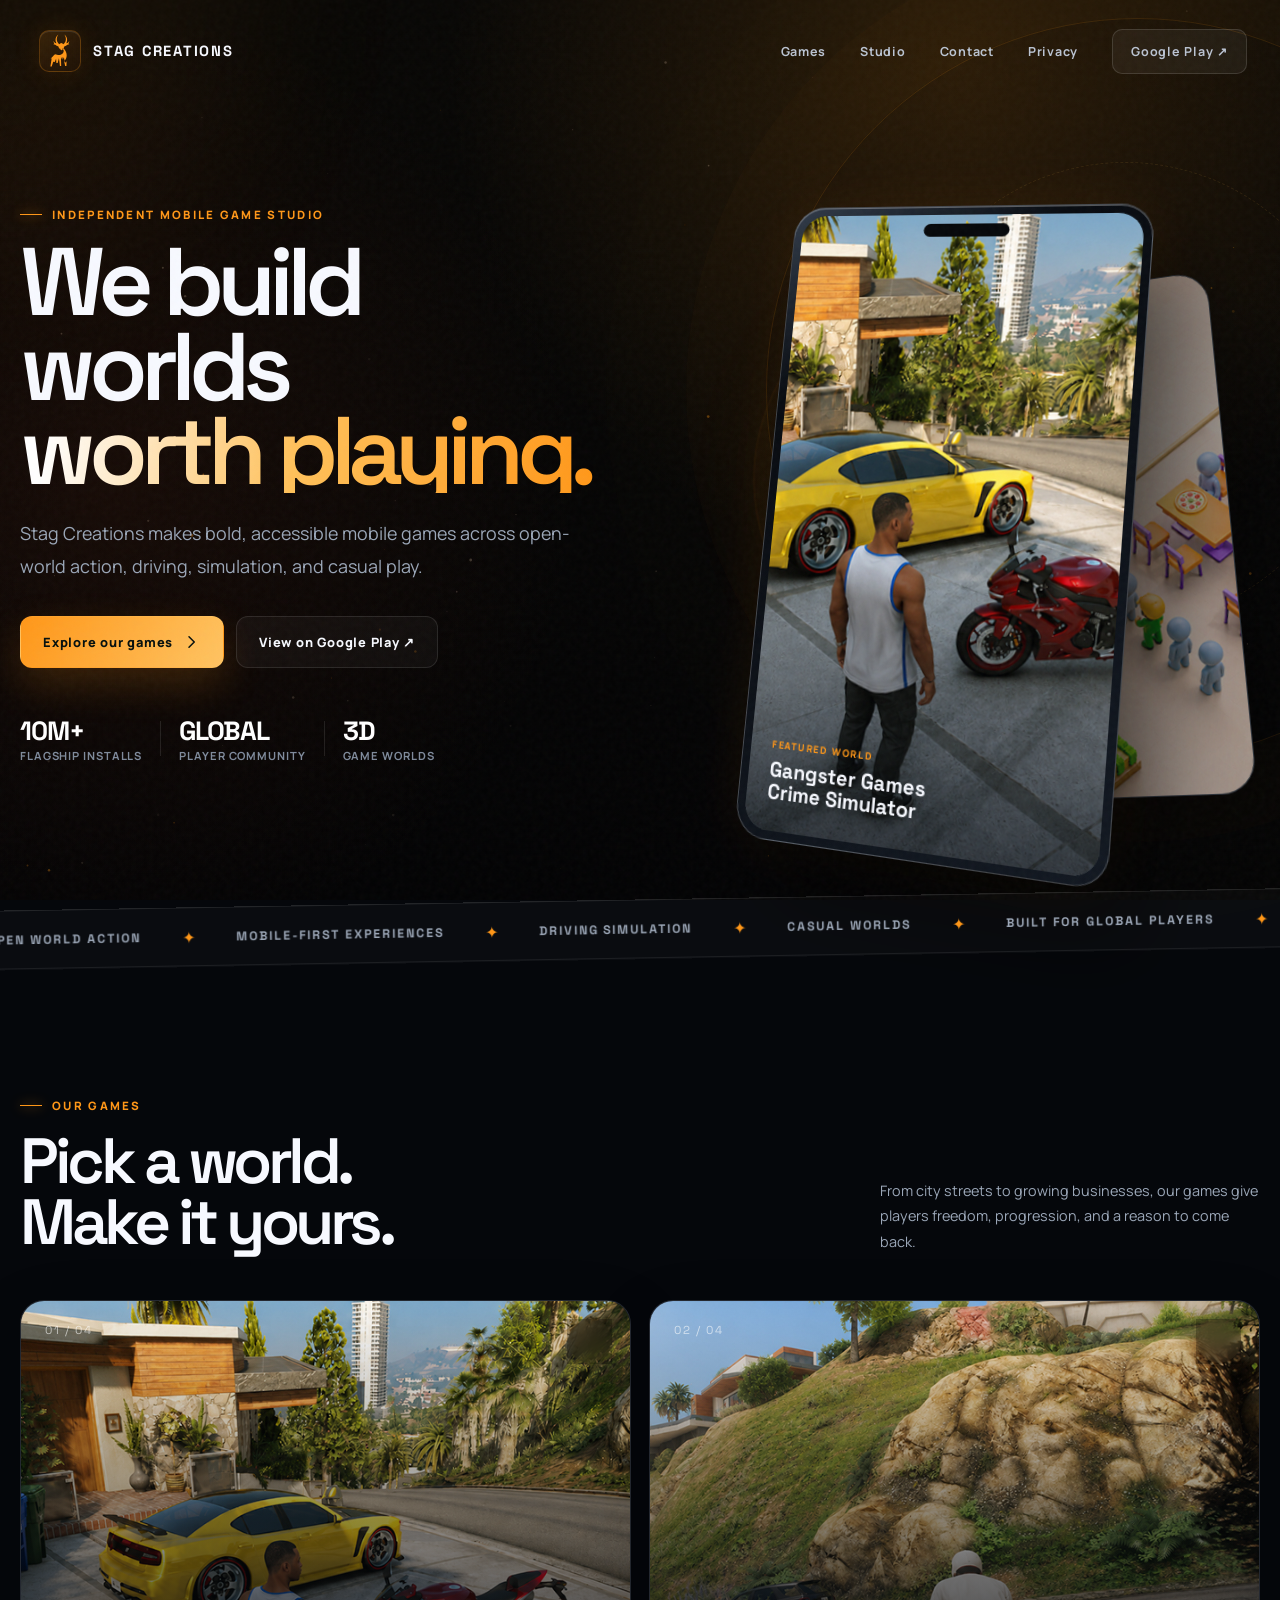
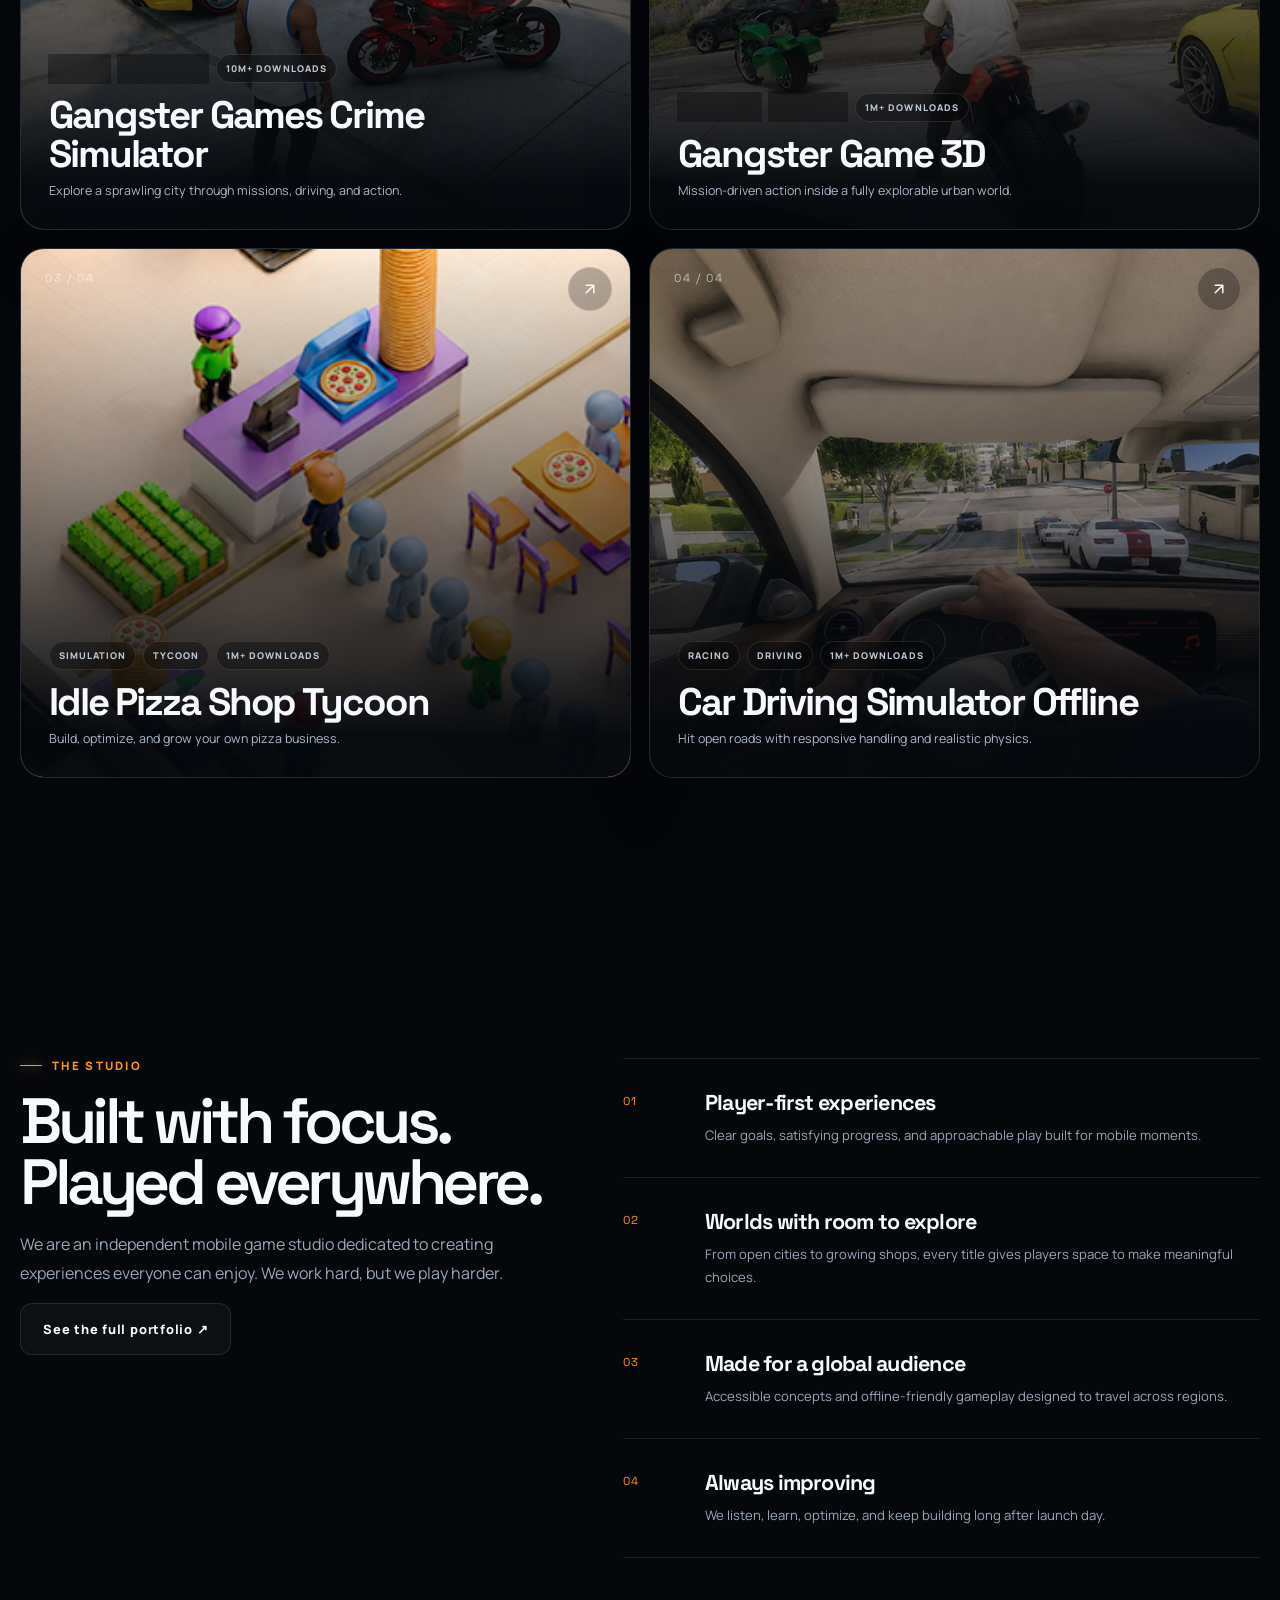
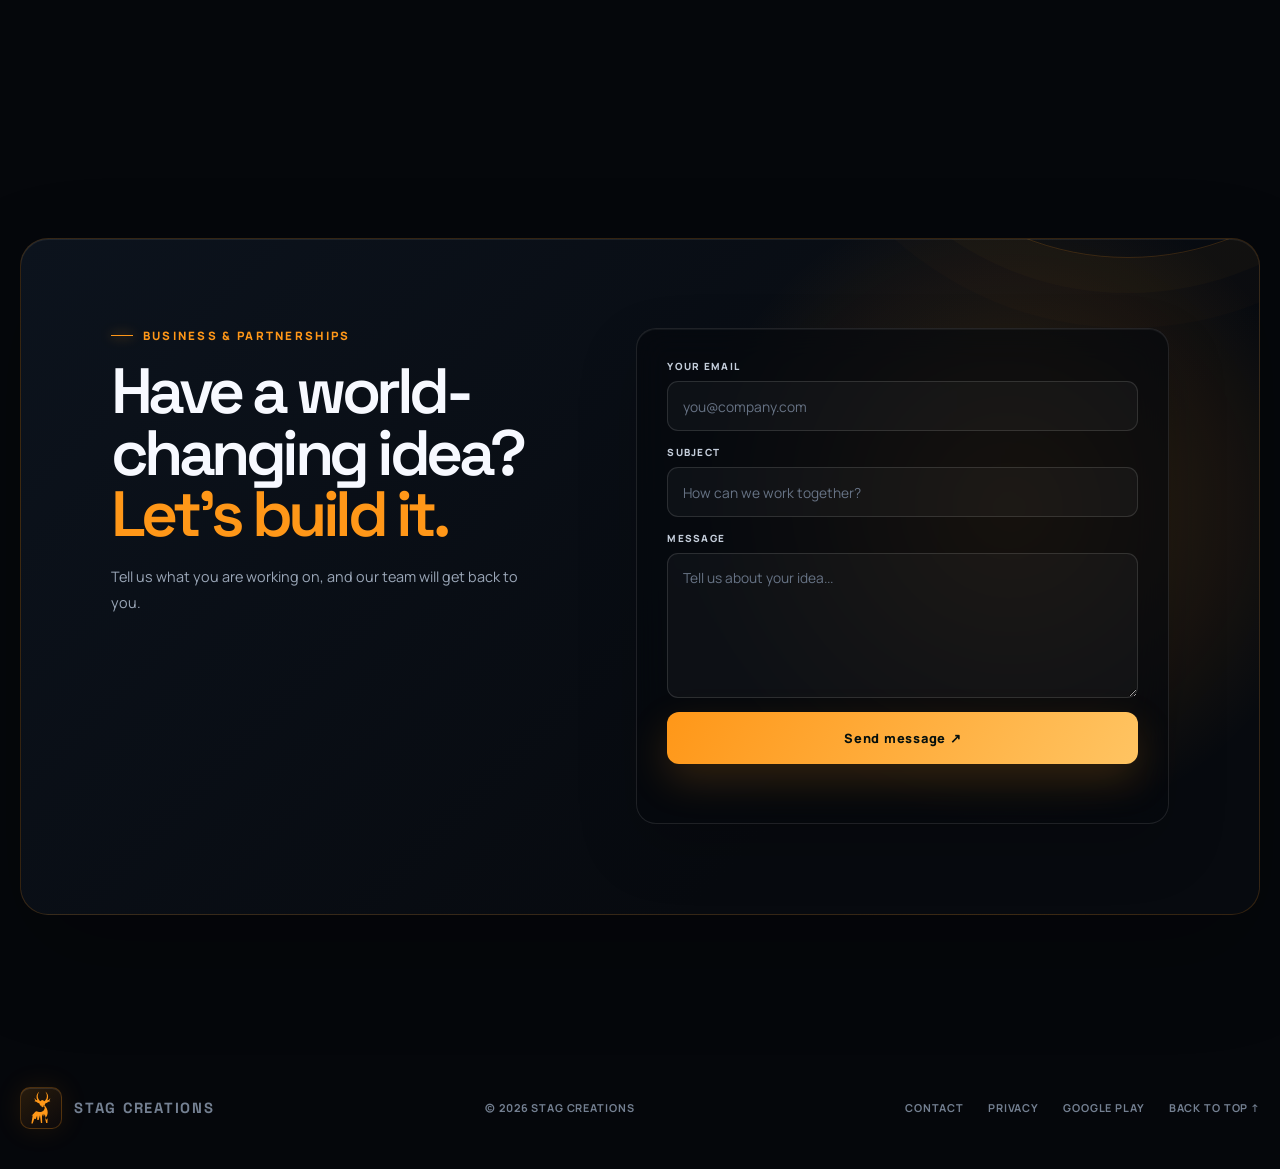
<file: index.html>
<!doctype html>
<html lang="en">
<head>
  <meta charset="utf-8">
  <meta name="viewport" content="width=device-width, initial-scale=1">
  <meta name="theme-color" content="#05070b">
  <meta name="description" content="Stag Creations builds bold mobile game worlds played by millions around the globe.">
  <title>Stag Creations | Mobile Game Studio</title>
  <link rel="preconnect" href="https://fonts.googleapis.com">
  <link rel="preconnect" href="https://fonts.gstatic.com" crossorigin>
  <link href="https://fonts.googleapis.com/css2?family=Manrope:wght@400;500;600;700;800&family=Space+Grotesk:wght@500;600;700&display=swap" rel="stylesheet">
  <style>
    :root {
      --ink: #05070b;
      --panel: #0b1019;
      --panel-soft: #101824;
      --text: #f7f9ff;
      --muted: #9ba7b8;
      --line: rgba(255, 255, 255, .1);
      --blue: #ffc15a;
      --cyan: #ff9718;
      --violet: #ef5b20;
      --orange: #ff9718;
      --max: 1240px;
    }

    * { box-sizing: border-box; }
    html { scroll-behavior: smooth; }
    body {
      margin: 0;
      overflow-x: hidden;
      color: var(--text);
      background: var(--ink);
      font-family: "Manrope", sans-serif;
    }
    body::before {
      position: fixed;
      inset: 0;
      z-index: -2;
      pointer-events: none;
      content: "";
      background:
        radial-gradient(circle at 75% 8%, rgba(255,151,24,.14), transparent 32rem),
        radial-gradient(circle at 8% 54%, rgba(239,91,32,.075), transparent 30rem),
        linear-gradient(180deg, #080705, #030304);
    }
    a { color: inherit; text-decoration: none; }
    button { color: inherit; font: inherit; }
    img { display: block; max-width: 100%; }

    .noise {
      position: fixed;
      inset: 0;
      z-index: 20;
      opacity: .04;
      pointer-events: none;
      background-image: url("data:image/svg+xml,%3Csvg viewBox='0 0 180 180' xmlns='http://www.w3.org/2000/svg'%3E%3Cfilter id='n'%3E%3CfeTurbulence type='fractalNoise' baseFrequency='.9' numOctaves='3' stitchTiles='stitch'/%3E%3C/filter%3E%3Crect width='100%25' height='100%25' filter='url(%23n)' opacity='.8'/%3E%3C/svg%3E");
    }
    #stag-field {
      position: fixed;
      inset: 0;
      z-index: -1;
      width: 100%;
      height: 100%;
      pointer-events: none;
    }
    .cursor-glow {
      position: fixed;
      z-index: -1;
      width: 32rem;
      aspect-ratio: 1;
      border-radius: 50%;
      background: rgba(255, 151, 24, .055);
      filter: blur(80px);
      pointer-events: none;
      transform: translate(-50%, -50%);
      transition: left .8s cubic-bezier(.16, 1, .3, 1), top .8s cubic-bezier(.16, 1, .3, 1);
    }
    .container { width: min(calc(100% - 40px), var(--max)); margin-inline: auto; }
    .eyebrow {
      display: flex;
      align-items: center;
      gap: 10px;
      margin: 0 0 18px;
      color: var(--cyan);
      font-size: .72rem;
      font-weight: 800;
      letter-spacing: .2em;
      text-transform: uppercase;
    }
    .eyebrow::before {
      width: 22px;
      height: 1px;
      content: "";
      background: currentColor;
      box-shadow: 0 0 12px currentColor;
    }

    .nav-shell {
      position: fixed;
      top: 18px;
      right: 0;
      left: 0;
      z-index: 10;
    }
    .nav {
      display: flex;
      align-items: center;
      justify-content: space-between;
      min-height: 66px;
      padding: 0 12px 0 18px;
      border: 1px solid transparent;
      border-radius: 18px;
      transition: .35s ease;
    }
    .nav.scrolled {
      border-color: var(--line);
      background: rgba(7, 10, 16, .76);
      box-shadow: 0 16px 60px rgba(0,0,0,.25);
      backdrop-filter: blur(18px);
    }
    .brand { display: flex; align-items: center; gap: 12px; }
    .brand-mark {
      display: grid;
      width: 42px;
      aspect-ratio: 1;
      place-items: center;
      border: 1px solid rgba(255, 151, 24, .24);
      border-radius: 10px;
      color: var(--cyan);
      background: linear-gradient(145deg, rgba(255,151,24,.14), rgba(239,91,32,.03));
      box-shadow: inset 0 1px rgba(255,255,255,.1), 0 0 28px rgba(255,151,24,.1);
    }
    .brand-mark img { width: 34px; height: 34px; object-fit: contain; }
    .brand-name {
      font-family: "Space Grotesk", sans-serif;
      font-size: .92rem;
      font-weight: 700;
      letter-spacing: .12em;
      text-transform: uppercase;
    }
    .nav-links { display: flex; align-items: center; gap: 34px; }
    .nav-links a {
      color: #bbc4d2;
      font-size: .78rem;
      font-weight: 700;
      letter-spacing: .06em;
      transition: .25s ease;
    }
    .nav-links a:hover { color: white; }
    .nav-cta {
      padding: 13px 18px;
      border: 1px solid rgba(255,255,255,.13);
      border-radius: 10px;
      background: rgba(255,255,255,.05);
    }
    .menu-button {
      display: none;
      width: 42px;
      height: 42px;
      border: 1px solid var(--line);
      border-radius: 10px;
      background: var(--panel);
      cursor: pointer;
    }

    .hero {
      position: relative;
      display: grid;
      min-height: 100svh;
      align-items: center;
      padding: 150px 0 80px;
      isolation: isolate;
    }
    .hero::before {
      position: absolute;
      top: 2%;
      right: -18%;
      z-index: -1;
      width: 58vw;
      aspect-ratio: 1;
      border: 1px solid rgba(255,151,24,.13);
      border-radius: 50%;
      content: "";
      box-shadow:
        0 0 0 80px rgba(255,151,24,.016),
        0 0 0 160px rgba(255,193,90,.008);
      animation: atmosphere-pulse 8s ease-in-out infinite;
    }
    .hero::after {
      position: absolute;
      top: 18%;
      right: -6%;
      z-index: -1;
      width: 36vw;
      aspect-ratio: 1;
      border: 1px dashed rgba(255,193,90,.1);
      border-radius: 50%;
      content: "";
      animation: atmosphere-spin 32s linear infinite;
    }
    .hero-grid {
      display: grid;
      grid-template-columns: 1fr 1.02fr;
      align-items: center;
      gap: clamp(40px, 6vw, 90px);
    }
    .hero-grid > * { min-width: 0; }
    .hero-copy { position: relative; z-index: 2; min-width: 0; }
    .hero h1 {
      max-width: 680px;
      margin: 0 0 24px;
      font-family: "Space Grotesk", sans-serif;
      font-size: clamp(3.6rem, 7.5vw, 7.4rem);
      font-weight: 600;
      letter-spacing: -.075em;
      line-height: .88;
    }
    .hero h1 span {
      display: block;
      color: transparent;
      background: linear-gradient(100deg, #fff 5%, var(--blue) 48%, var(--cyan));
      background-clip: text;
      -webkit-background-clip: text;
    }
    .hero-subtitle {
      max-width: 550px;
      margin: 0 0 34px;
      color: var(--muted);
      font-size: clamp(1rem, 1.4vw, 1.12rem);
      line-height: 1.8;
    }
    .button-row { display: flex; flex-wrap: wrap; gap: 12px; }
    .button {
      display: inline-flex;
      align-items: center;
      justify-content: center;
      gap: 10px;
      min-height: 52px;
      padding: 0 22px;
      border: 1px solid var(--line);
      border-radius: 12px;
      font-size: .8rem;
      font-weight: 800;
      letter-spacing: .06em;
      transition: transform .25s ease, background .25s ease, border-color .25s ease;
    }
    .button:hover { transform: translateY(-3px); }
    .button-primary {
      border-color: transparent;
      color: #06100d;
      background: linear-gradient(120deg, var(--cyan), #ffc462);
      box-shadow: 0 16px 40px rgba(255, 151, 24, .18);
    }
    .button-ghost { background: rgba(255,255,255,.035); }
    .button svg { width: 18px; }
    .hero-proof {
      display: flex;
      align-items: center;
      gap: 18px;
      margin-top: 46px;
      color: #7f8b9c;
      font-size: .7rem;
      font-weight: 700;
      letter-spacing: .08em;
      text-transform: uppercase;
    }
    .hero-proof strong {
      color: white;
      font-family: "Space Grotesk", sans-serif;
      font-size: 1.65rem;
      letter-spacing: -.04em;
    }
    .proof-line { width: 1px; height: 35px; background: var(--line); }

    .hero-stage {
      position: relative;
      min-height: 620px;
      perspective: 1200px;
      transform-style: preserve-3d;
    }
    .orb {
      position: absolute;
      top: 12%;
      left: 9%;
      width: 78%;
      aspect-ratio: 1;
      border-radius: 50%;
      background:
        radial-gradient(circle at 38% 34%, rgba(255,255,255,.16), transparent 7%),
        radial-gradient(circle at 50% 50%, rgba(255,151,24,.2), rgba(255,193,90,.025) 48%, transparent 70%);
      border: 1px solid rgba(255,151,24,.12);
      box-shadow: inset 0 0 80px rgba(255,151,24,.08), 0 0 100px rgba(255,151,24,.05);
      animation: breathe 5s ease-in-out infinite;
      transform: translateZ(-160px);
    }
    .orb::before, .orb::after {
      position: absolute;
      inset: 10%;
      content: "";
      border: 1px dashed rgba(255,255,255,.13);
      border-radius: 50%;
      animation: spin 28s linear infinite;
    }
    .orb::after {
      inset: 24%;
      border-color: rgba(255,151,24,.18);
      animation-direction: reverse;
      animation-duration: 18s;
    }
    .phone-stack {
      position: absolute;
      top: 7%;
      left: 18%;
      width: 62%;
      transform: rotateX(7deg) rotateY(-16deg) rotateZ(5deg);
      transform-style: preserve-3d;
      transition: transform .4s cubic-bezier(.16, 1, .3, 1);
      animation: phone-drift 7s ease-in-out infinite;
    }
    .phone {
      position: relative;
      z-index: 2;
      overflow: hidden;
      padding: 8px;
      border: 1px solid rgba(255,255,255,.22);
      border-radius: 32px;
      background: linear-gradient(145deg, #313b49, #080b10 23%, #121821);
      box-shadow:
        inset 0 1px rgba(255,255,255,.3),
        35px 50px 80px rgba(0,0,0,.58),
        0 0 60px rgba(255,151,24,.08);
      transform: translateZ(65px);
    }
    .phone::before {
      position: absolute;
      top: 17px;
      left: 50%;
      z-index: 2;
      width: 24%;
      height: 13px;
      border-radius: 20px;
      content: "";
      background: #06080b;
      transform: translateX(-50%);
    }
    .phone-screen {
      overflow: hidden;
      aspect-ratio: .57;
      border-radius: 25px;
      background: #111;
    }
    .phone-screen img { width: 100%; height: 100%; object-fit: cover; }
    .screen-tint {
      position: absolute;
      inset: 8px;
      border-radius: 25px;
      background: linear-gradient(to top, rgba(2,6,12,.64), transparent 48%);
    }
    .screen-copy {
      position: absolute;
      right: 30px;
      bottom: 34px;
      left: 30px;
    }
    .screen-copy span { color: var(--cyan); font-size: .58rem; font-weight: 800; letter-spacing: .17em; text-transform: uppercase; }
    .screen-copy strong { display: block; margin-top: 5px; font-family: "Space Grotesk", sans-serif; font-size: 1.25rem; line-height: 1.05; }
    .back-card {
      position: absolute;
      inset: 8% -22% 8% 20%;
      z-index: -1;
      overflow: hidden;
      border: 1px solid rgba(255,255,255,.12);
      border-radius: 34px;
      background: #101720;
      box-shadow: 30px 45px 80px rgba(0,0,0,.4);
      transform: translateZ(-70px) rotateZ(-9deg);
    }
    .back-card img { width: 100%; height: 100%; object-fit: cover; opacity: .62; }
    .marquee {
      overflow: hidden;
      padding: 17px 0;
      border-block: 1px solid var(--line);
      background: rgba(255,255,255,.018);
      transform: rotate(-1deg) scale(1.02);
    }
    .marquee-track {
      display: flex;
      width: max-content;
      animation: marquee 24s linear infinite;
    }
    .marquee-group { display: flex; align-items: center; gap: 40px; padding-right: 40px; }
    .marquee span { color: #9ba6b6; font-family: "Space Grotesk"; font-size: .76rem; font-weight: 700; letter-spacing: .15em; text-transform: uppercase; }
    .marquee b { color: var(--cyan); font-weight: 500; }

    .section { padding: 140px 0; }
    .section-head {
      display: flex;
      align-items: end;
      justify-content: space-between;
      gap: 30px;
      margin-bottom: 46px;
    }
    .section h2 {
      max-width: 760px;
      margin: 0;
      font-family: "Space Grotesk", sans-serif;
      font-size: clamp(2.7rem, 5vw, 5rem);
      font-weight: 600;
      letter-spacing: -.07em;
      line-height: .96;
    }
    .section-intro { max-width: 380px; margin: 0; color: var(--muted); font-size: .9rem; line-height: 1.75; }

    .games-grid {
      display: grid;
      grid-template-columns: repeat(12, 1fr);
      gap: 18px;
    }
    .game-card {
      position: relative;
      grid-column: span 6;
      overflow: hidden;
      min-height: 530px;
      border: 1px solid var(--line);
      border-radius: 24px;
      background: var(--panel);
      box-shadow: 0 25px 70px rgba(0,0,0,.16);
      isolation: isolate;
      transform-style: preserve-3d;
      transition: border-color .35s ease, box-shadow .35s ease, transform .2s ease;
    }
    .game-card:nth-child(2), .game-card:nth-child(3) { grid-column: span 6; }
    .game-card::after {
      position: absolute;
      inset: 0;
      z-index: -1;
      content: "";
      background: linear-gradient(to top, rgba(4,7,11,.98) 8%, rgba(4,7,11,.38) 64%, transparent);
    }
    .game-card:hover {
      border-color: rgba(255,151,24,.25);
      box-shadow: 0 35px 90px rgba(0,0,0,.3), 0 0 50px rgba(255,151,24,.07);
    }
    .game-card img {
      position: absolute;
      inset: 0;
      z-index: -2;
      width: 100%;
      height: 100%;
      object-fit: cover;
      transition: transform .8s cubic-bezier(.16, 1, .3, 1), filter .8s ease;
    }
    .game-card:hover img { transform: scale(1.05); filter: saturate(1.1); }
    .game-number {
      position: absolute;
      top: 22px;
      left: 24px;
      color: rgba(255,255,255,.6);
      font-family: "Space Grotesk";
      font-size: .72rem;
      letter-spacing: .14em;
    }
    .game-arrow {
      position: absolute;
      top: 18px;
      right: 18px;
      display: grid;
      width: 44px;
      aspect-ratio: 1;
      place-items: center;
      border: 1px solid rgba(255,255,255,.18);
      border-radius: 50%;
      background: rgba(0,0,0,.25);
      backdrop-filter: blur(10px);
      transition: transform .35s ease, background .35s ease;
    }
    .game-card:hover .game-arrow { color: #06100d; background: var(--cyan); transform: rotate(45deg); }
    .game-arrow svg { width: 18px; }
    .game-copy {
      position: absolute;
      right: 28px;
      bottom: 28px;
      left: 28px;
      transform: translateZ(35px);
    }
    .game-tags { display: flex; flex-wrap: wrap; gap: 7px; margin-bottom: 13px; }
    .game-tags span {
      padding: 7px 9px;
      border: 1px solid rgba(255,255,255,.11);
      border-radius: 999px;
      color: #bdc7d5;
      background: rgba(0,0,0,.32);
      font-size: .58rem;
      font-weight: 800;
      letter-spacing: .11em;
      text-transform: uppercase;
      backdrop-filter: blur(9px);
    }
    .game-copy h3 {
      max-width: 500px;
      margin: 0 0 8px;
      font-family: "Space Grotesk", sans-serif;
      font-size: clamp(1.7rem, 3vw, 2.75rem);
      letter-spacing: -.055em;
      line-height: 1;
    }
    .game-copy p { margin: 0; color: #aeb8c8; font-size: .78rem; line-height: 1.6; }

    .studio-grid {
      display: grid;
      grid-template-columns: .92fr 1.08fr;
      gap: 60px;
      align-items: start;
    }
    .studio-copy { position: sticky; top: 140px; }
    .studio-copy p:not(.eyebrow) { max-width: 500px; color: var(--muted); line-height: 1.8; }
    .principles { border-top: 1px solid var(--line); }
    .principle {
      display: grid;
      grid-template-columns: 60px 1fr;
      gap: 22px;
      padding: 30px 0;
      border-bottom: 1px solid var(--line);
    }
    .principle-number { padding-top: 5px; color: var(--cyan); font-family: "Space Grotesk"; font-size: .72rem; letter-spacing: .1em; }
    .principle h3 { margin: 0 0 8px; font-family: "Space Grotesk"; font-size: 1.35rem; letter-spacing: -.035em; }
    .principle p { margin: 0; color: var(--muted); font-size: .82rem; line-height: 1.75; }

    .cta {
      position: relative;
      overflow: hidden;
      padding: clamp(40px, 7vw, 90px);
      border: 1px solid rgba(255,151,24,.18);
      border-radius: 28px;
      background:
        radial-gradient(circle at 80% 40%, rgba(255,151,24,.2), transparent 30%),
        linear-gradient(135deg, #0c131d, #070a0f 70%);
      box-shadow: inset 0 1px rgba(255,255,255,.08), 0 40px 100px rgba(0,0,0,.24);
    }
    .cta::before {
      position: absolute;
      top: -80%;
      right: -12%;
      width: 45%;
      aspect-ratio: 1;
      border: 1px solid rgba(255,151,24,.18);
      border-radius: 50%;
      content: "";
      box-shadow: 0 0 0 35px rgba(255,151,24,.025), 0 0 0 70px rgba(255,151,24,.015);
    }
    .cta h2 { max-width: 850px; margin-bottom: 30px; }
    .cta h2 span { color: var(--cyan); }
    .contact-grid {
      position: relative;
      z-index: 1;
      display: grid;
      grid-template-columns: .9fr 1.1fr;
      gap: clamp(36px, 7vw, 90px);
      align-items: start;
    }
    .contact-copy h2 {
      margin-bottom: 18px;
      font-size: clamp(2.7rem, 5vw, 5rem);
    }
    .contact-copy p:not(.eyebrow) {
      max-width: 430px;
      margin: 0;
      color: var(--muted);
      font-size: .9rem;
      line-height: 1.8;
    }
    .contact-form {
      display: grid;
      gap: 14px;
      padding: clamp(20px, 3vw, 30px);
      border: 1px solid var(--line);
      border-radius: 20px;
      background: rgba(5,8,13,.66);
      box-shadow: inset 0 1px rgba(255,255,255,.05), 0 24px 60px rgba(0,0,0,.18);
      backdrop-filter: blur(16px);
    }
    .field { display: grid; gap: 8px; }
    .field label {
      color: #c5cedb;
      font-size: .62rem;
      font-weight: 800;
      letter-spacing: .13em;
      text-transform: uppercase;
    }
    .field input, .field textarea {
      width: 100%;
      border: 1px solid rgba(255,255,255,.12);
      border-radius: 11px;
      outline: 0;
      color: white;
      background: rgba(255,255,255,.035);
      font: inherit;
      font-size: .86rem;
      transition: border-color .25s ease, box-shadow .25s ease, background .25s ease;
    }
    .field input { height: 50px; padding: 0 15px; }
    .field textarea { min-height: 145px; padding: 14px 15px; resize: vertical; }
    .field input::placeholder, .field textarea::placeholder { color: #687486; }
    .field input:focus, .field textarea:focus {
      border-color: rgba(255,151,24,.55);
      background: rgba(255,151,24,.035);
      box-shadow: 0 0 0 3px rgba(255,151,24,.08);
    }
    .contact-form .button { border: 0; cursor: pointer; }
    .contact-form .button:disabled { cursor: wait; opacity: .65; transform: none; }
    .form-status {
      min-height: 1.3em;
      margin: 0;
      color: var(--muted);
      font-size: .72rem;
      line-height: 1.5;
    }
    .form-status.success { color: #74e6aa; }
    .form-status.error { color: #ff978a; }
    .footer {
      display: flex;
      align-items: center;
      justify-content: space-between;
      gap: 30px;
      padding: 32px 0 40px;
      color: #748092;
      font-size: .68rem;
      font-weight: 700;
      letter-spacing: .08em;
      text-transform: uppercase;
    }
    .footer-links { display: flex; gap: 24px; }
    .footer a:hover { color: white; }
    .reveal { opacity: 0; transform: translateY(35px); transition: opacity .9s ease, transform .9s cubic-bezier(.16,1,.3,1); }
    .reveal.visible { opacity: 1; transform: none; }

    @keyframes spin { to { transform: rotate(360deg); } }
    @keyframes breathe { 50% { transform: translateZ(-160px) scale(1.05); opacity: .8; } }
    @keyframes float { 50% { transform: translateY(-10px); } }
    @keyframes marquee { to { transform: translateX(-50%); } }
    @keyframes phone-drift {
      0%, 100% { translate: 0 0; }
      50% { translate: 0 -9px; }
    }
    @keyframes atmosphere-pulse {
      50% { scale: 1.035; opacity: .72; }
    }
    @keyframes atmosphere-spin { to { transform: rotate(360deg); } }

    @media (max-width: 980px) {
      .nav-links {
        position: absolute;
        top: 74px;
        right: 0;
        left: 0;
        display: none;
        flex-direction: column;
        align-items: stretch;
        gap: 0;
        padding: 12px;
        border: 1px solid var(--line);
        border-radius: 16px;
        background: rgba(7,10,16,.94);
        backdrop-filter: blur(18px);
      }
      .nav-links.open { display: flex; }
      .nav-links a { padding: 14px 12px; }
      .menu-button { display: grid; place-items: center; }
      .hero { padding-top: 135px; }
      .hero-grid { grid-template-columns: 1fr; }
      .hero-copy { text-align: center; }
      .hero h1, .hero-subtitle { margin-inline: auto; }
      .eyebrow, .button-row, .hero-proof { justify-content: center; }
      .hero-stage { min-height: 610px; }
      .phone-stack { left: 28%; width: 45%; }
      .section-head { align-items: start; flex-direction: column; }
      .games-grid { gap: 14px; }
      .game-card, .game-card:nth-child(2), .game-card:nth-child(3) { grid-column: span 12; min-height: 550px; }
      .studio-grid { grid-template-columns: 1fr; }
      .studio-copy { position: static; }
      .contact-grid { grid-template-columns: 1fr; }
    }

    @media (max-width: 640px) {
      .container { width: min(calc(100% - 24px), var(--max)); }
      .nav-shell { top: 10px; }
      .nav { padding-left: 12px; }
      .brand-name { font-size: .76rem; }
      .hero { padding-top: 125px; padding-bottom: 45px; }
      .hero-grid, .hero-copy { width: 100%; min-width: 0; }
      .hero h1 { font-size: clamp(3.25rem, 18vw, 5rem); }
      .hero h1 span { display: block; }
      .hero .eyebrow { font-size: .58rem; letter-spacing: .13em; white-space: nowrap; }
      .hero-subtitle { width: 100%; max-width: 100%; }
      .hero .button-row { display: grid; grid-template-columns: 1fr; }
      .hero .button { width: 100%; }
      .hero-proof { display: grid; width: 100%; grid-template-columns: repeat(3, minmax(0, 1fr)); gap: 5px; font-size: .48rem; letter-spacing: .04em; }
      .hero-proof strong { font-size: 1rem; }
      .proof-line { display: none; }
      .hero-stage { min-height: 500px; }
      .phone-stack { top: 7%; left: 20%; width: 60%; }
      .phone-stack { animation: mobile-phone-drift 6s ease-in-out infinite; }
      .section { padding: 90px 0; }
      .game-card, .game-card:nth-child(2), .game-card:nth-child(3) { min-height: 460px; }
      .game-copy { right: 20px; bottom: 20px; left: 20px; }
      .principle { grid-template-columns: 38px 1fr; gap: 12px; }
      .cta { padding: 26px 16px 16px; }
      .contact-form { padding: 18px; }
      .footer { align-items: flex-start; flex-direction: column; }
      .footer-links { flex-wrap: wrap; }
    }

    @keyframes mobile-phone-drift {
      0%, 100% { translate: 0 0; rotate: 0deg; }
      50% { translate: 0 -8px; rotate: .7deg; }
    }

    @media (prefers-reduced-motion: reduce) {
      *, *::before, *::after { scroll-behavior: auto !important; animation-duration: .01ms !important; animation-iteration-count: 1 !important; transition-duration: .01ms !important; }
    }
  </style>
</head>
<body>
  <canvas id="stag-field" aria-hidden="true"></canvas>
  <div class="noise"></div>
  <div class="cursor-glow" aria-hidden="true"></div>

  <header class="nav-shell">
    <nav class="nav container" aria-label="Main navigation">
      <a class="brand" href="#top" aria-label="Stag Creations home">
        <span class="brand-mark">
          <img src="stag-logo.svg" alt="">
        </span>
        <span class="brand-name">Stag Creations</span>
      </a>
      <button class="menu-button" type="button" aria-label="Open navigation" aria-expanded="false">
        <svg width="18" viewBox="0 0 24 24" fill="none" aria-hidden="true">
          <path d="M4 8h16M4 16h16" stroke="currentColor" stroke-width="2" stroke-linecap="round"/>
        </svg>
      </button>
      <div class="nav-links">
        <a href="#games">Games</a>
        <a href="#studio">Studio</a>
        <a href="#contact">Contact</a>
        <a href="privacy-policy.html">Privacy</a>
        <a class="nav-cta" href="https://play.google.com/store/apps/dev?id=9064510307616508767" target="_blank" rel="noopener">Google Play ↗</a>
      </div>
    </nav>
  </header>

  <main id="top">
    <section class="hero">
      <div class="container hero-grid">
        <div class="hero-copy">
          <p class="eyebrow reveal">Independent mobile game studio</p>
          <h1 class="reveal">We build worlds <span>worth playing.</span></h1>
          <p class="hero-subtitle reveal">Stag Creations makes bold, accessible mobile games across open-world action, driving, simulation, and casual play.</p>
          <div class="button-row reveal">
            <a class="button button-primary" href="#games">
              Explore our games
              <svg viewBox="0 0 24 24" fill="none" aria-hidden="true"><path d="m8 5 7 7-7 7" stroke="currentColor" stroke-width="2" stroke-linecap="round" stroke-linejoin="round"/></svg>
            </a>
            <a class="button button-ghost" href="https://play.google.com/store/apps/dev?id=9064510307616508767" target="_blank" rel="noopener">View on Google Play ↗</a>
          </div>
          <div class="hero-proof reveal">
            <div><strong>10M+</strong><br>Flagship installs</div>
            <div class="proof-line"></div>
            <div><strong>Global</strong><br>Player community</div>
            <div class="proof-line"></div>
            <div><strong>3D</strong><br>Game worlds</div>
          </div>
        </div>

        <div class="hero-stage" aria-label="Featured Stag Creations game">
          <div class="orb"></div>
          <div class="phone-stack">
            <div class="back-card">
              <img src="assets/pizza-tycoon.jpg" alt="Idle Pizza Shop Tycoon gameplay">
            </div>
            <div class="phone">
              <div class="phone-screen">
                <img src="assets/gangster-crime.jpg" alt="Gangster Games Crime Simulator gameplay">
              </div>
              <div class="screen-tint"></div>
              <div class="screen-copy"><span>Featured world</span><strong>Gangster Games<br>Crime Simulator</strong></div>
            </div>
          </div>
        </div>
      </div>
    </section>

    <div class="marquee" aria-hidden="true">
      <div class="marquee-track">
        <div class="marquee-group">
          <span>Open world action</span><b>✦</b><span>Mobile-first experiences</span><b>✦</b><span>Driving simulation</span><b>✦</b><span>Casual worlds</span><b>✦</b><span>Built for global players</span><b>✦</b>
        </div>
        <div class="marquee-group">
          <span>Open world action</span><b>✦</b><span>Mobile-first experiences</span><b>✦</b><span>Driving simulation</span><b>✦</b><span>Casual worlds</span><b>✦</b><span>Built for global players</span><b>✦</b>
        </div>
      </div>
    </div>

    <section class="section" id="games">
      <div class="container">
        <div class="section-head reveal">
          <div>
            <p class="eyebrow">Our games</p>
            <h2>Pick a world.<br>Make it yours.</h2>
          </div>
          <p class="section-intro">From city streets to growing businesses, our games give players freedom, progression, and a reason to come back.</p>
        </div>

        <div class="games-grid">
          <a class="game-card reveal tilt-card" href="https://play.google.com/store/apps/details?id=com.sgs.real.gangster.mafia.vegas.theft.crime.simulator.game" target="_blank" rel="noopener">
            <img src="assets/gangster-crime.jpg" alt="Gangster Games Crime Simulator gameplay">
            <span class="game-number">01 / 04</span>
            <span class="game-arrow"><svg viewBox="0 0 24 24" fill="none"><path d="M7 17 17 7M7 7h10v10" stroke="currentColor" stroke-width="2" stroke-linecap="round" stroke-linejoin="round"/></svg></span>
            <div class="game-copy">
              <div class="game-tags"><span>Action</span><span>Open world</span><span>10M+ downloads</span></div>
              <h3>Gangster Games Crime Simulator</h3>
              <p>Explore a sprawling city through missions, driving, and action.</p>
            </div>
          </a>

          <a class="game-card reveal tilt-card" href="https://play.google.com/store/apps/details?id=com.sgs.gangster.open.world.crime.simulator.game" target="_blank" rel="noopener">
            <img src="assets/gangster-3d.jpg" alt="Gangster Game 3D Crime Game gameplay">
            <span class="game-number">02 / 04</span>
            <span class="game-arrow"><svg viewBox="0 0 24 24" fill="none"><path d="M7 17 17 7M7 7h10v10" stroke="currentColor" stroke-width="2" stroke-linecap="round" stroke-linejoin="round"/></svg></span>
            <div class="game-copy">
              <div class="game-tags"><span>Adventure</span><span>3D action</span><span>1M+ downloads</span></div>
              <h3>Gangster Game 3D</h3>
              <p>Mission-driven action inside a fully explorable urban world.</p>
            </div>
          </a>

          <a class="game-card reveal tilt-card" href="https://play.google.com/store/apps/details?id=com.sgs.pizza.shop.idle.tycoon.game" target="_blank" rel="noopener">
            <img src="assets/pizza-tycoon.jpg" alt="Idle Pizza Shop Tycoon Game gameplay">
            <span class="game-number">03 / 04</span>
            <span class="game-arrow"><svg viewBox="0 0 24 24" fill="none"><path d="M7 17 17 7M7 7h10v10" stroke="currentColor" stroke-width="2" stroke-linecap="round" stroke-linejoin="round"/></svg></span>
            <div class="game-copy">
              <div class="game-tags"><span>Simulation</span><span>Tycoon</span><span>1M+ downloads</span></div>
              <h3>Idle Pizza Shop Tycoon</h3>
              <p>Build, optimize, and grow your own pizza business.</p>
            </div>
          </a>

          <a class="game-card reveal tilt-card" href="https://play.google.com/store/apps/details?id=com.sgs.cargames.drivingsimulator" target="_blank" rel="noopener">
            <img src="assets/car-driving.jpg" alt="Car Driving Simulator Offline gameplay">
            <span class="game-number">04 / 04</span>
            <span class="game-arrow"><svg viewBox="0 0 24 24" fill="none"><path d="M7 17 17 7M7 7h10v10" stroke="currentColor" stroke-width="2" stroke-linecap="round" stroke-linejoin="round"/></svg></span>
            <div class="game-copy">
              <div class="game-tags"><span>Racing</span><span>Driving</span><span>1M+ downloads</span></div>
              <h3>Car Driving Simulator Offline</h3>
              <p>Hit open roads with responsive handling and realistic physics.</p>
            </div>
          </a>
        </div>
      </div>
    </section>

    <section class="section" id="studio">
      <div class="container studio-grid">
        <div class="studio-copy reveal">
          <p class="eyebrow">The studio</p>
          <h2>Built with focus.<br>Played everywhere.</h2>
          <p>We are an independent mobile game studio dedicated to creating experiences everyone can enjoy. We work hard, but we play harder.</p>
          <a class="button button-ghost" href="https://play.google.com/store/apps/dev?id=9064510307616508767" target="_blank" rel="noopener">See the full portfolio ↗</a>
        </div>
        <div class="principles">
          <article class="principle reveal">
            <span class="principle-number">01</span>
            <div><h3>Player-first experiences</h3><p>Clear goals, satisfying progress, and approachable play built for mobile moments.</p></div>
          </article>
          <article class="principle reveal">
            <span class="principle-number">02</span>
            <div><h3>Worlds with room to explore</h3><p>From open cities to growing shops, every title gives players space to make meaningful choices.</p></div>
          </article>
          <article class="principle reveal">
            <span class="principle-number">03</span>
            <div><h3>Made for a global audience</h3><p>Accessible concepts and offline-friendly gameplay designed to travel across regions.</p></div>
          </article>
          <article class="principle reveal">
            <span class="principle-number">04</span>
            <div><h3>Always improving</h3><p>We listen, learn, optimize, and keep building long after launch day.</p></div>
          </article>
        </div>
      </div>
    </section>

    <section class="section" id="contact">
      <div class="container">
        <div class="cta reveal">
          <div class="contact-grid">
            <div class="contact-copy">
              <p class="eyebrow">Business & partnerships</p>
              <h2>Have a world-changing idea? <span>Let's build it.</span></h2>
              <p>Tell us what you are working on, and our team will get back to you.</p>
            </div>
            <form class="contact-form" id="contact-form">
              <div class="field">
                <label for="contact-email">Your email</label>
                <input id="contact-email" name="email" type="email" autocomplete="email" placeholder="you@company.com" required>
              </div>
              <div class="field">
                <label for="contact-subject">Subject</label>
                <input id="contact-subject" name="_subject" type="text" placeholder="How can we work together?" required>
              </div>
              <div class="field">
                <label for="contact-message">Message</label>
                <textarea id="contact-message" name="message" placeholder="Tell us about your idea..." required></textarea>
              </div>
              <input type="hidden" name="_template" value="table">
              <input type="hidden" name="_captcha" value="false">
              <button class="button button-primary" type="submit">Send message &#8599;</button>
              <p class="form-status" id="form-status" role="status" aria-live="polite"></p>
            </form>
          </div>
        </div>
      </div>
    </section>
  </main>

  <footer class="container footer">
    <a class="brand" href="#top">
      <span class="brand-mark">
        <img src="stag-logo.svg" alt="">
      </span>
      <span class="brand-name">Stag Creations</span>
    </a>
    <span>© <span id="year"></span> Stag Creations</span>
    <div class="footer-links">
      <a href="#contact">Contact</a>
      <a href="privacy-policy.html">Privacy</a>
      <a href="https://play.google.com/store/apps/dev?id=9064510307616508767" target="_blank" rel="noopener">Google Play</a>
      <a href="#top">Back to top ↑</a>
    </div>
  </footer>

  <script>
    const nav = document.querySelector(".nav");
    const menuButton = document.querySelector(".menu-button");
    const navLinks = document.querySelector(".nav-links");
    const phoneStack = document.querySelector(".phone-stack");
    const stage = document.querySelector(".hero-stage");
    const glow = document.querySelector(".cursor-glow");
    const reduceMotion = window.matchMedia("(prefers-reduced-motion: reduce)").matches;

    document.getElementById("year").textContent = new Date().getFullYear();

    addEventListener("scroll", () => nav.classList.toggle("scrolled", scrollY > 20), { passive: true });
    menuButton.addEventListener("click", () => {
      const isOpen = navLinks.classList.toggle("open");
      menuButton.setAttribute("aria-expanded", isOpen);
    });
    navLinks.addEventListener("click", () => {
      navLinks.classList.remove("open");
      menuButton.setAttribute("aria-expanded", "false");
    });

    const revealObserver = new IntersectionObserver((entries) => {
      entries.forEach((entry) => {
        if (entry.isIntersecting) {
          entry.target.classList.add("visible");
          revealObserver.unobserve(entry.target);
        }
      });
    }, { threshold: .12 });
    document.querySelectorAll(".reveal").forEach((el) => revealObserver.observe(el));

    if (!reduceMotion && window.matchMedia("(hover: hover) and (pointer: fine)").matches) {
      addEventListener("pointermove", (event) => {
        glow.style.left = event.clientX + "px";
        glow.style.top = event.clientY + "px";
      }, { passive: true });

      stage.addEventListener("pointermove", (event) => {
        const rect = stage.getBoundingClientRect();
        const x = (event.clientX - rect.left) / rect.width - .5;
        const y = (event.clientY - rect.top) / rect.height - .5;
        phoneStack.style.transform = `rotateX(${7 - y * 8}deg) rotateY(${-16 + x * 12}deg) rotateZ(5deg) translate3d(${x * 8}px, ${y * 8}px, 0)`;
      });
      stage.addEventListener("pointerleave", () => {
        phoneStack.style.transform = "rotateX(7deg) rotateY(-16deg) rotateZ(5deg)";
      });

      document.querySelectorAll(".tilt-card").forEach((card) => {
        card.addEventListener("pointermove", (event) => {
          const rect = card.getBoundingClientRect();
          const x = (event.clientX - rect.left) / rect.width - .5;
          const y = (event.clientY - rect.top) / rect.height - .5;
          card.style.transform = `perspective(900px) rotateX(${-y * 3}deg) rotateY(${x * 3}deg) translateY(-5px)`;
        });
        card.addEventListener("pointerleave", () => card.style.transform = "");
      });
    }

    const particleCanvas = document.getElementById("stag-field");
    if (particleCanvas && !reduceMotion) {
      const particleContext = particleCanvas.getContext("2d");
      let particles = [];
      const resizeParticles = () => {
        const ratio = Math.min(devicePixelRatio || 1, 2);
        particleCanvas.width = innerWidth * ratio;
        particleCanvas.height = innerHeight * ratio;
        particleCanvas.style.width = innerWidth + "px";
        particleCanvas.style.height = innerHeight + "px";
        particleContext.setTransform(ratio, 0, 0, ratio, 0, 0);
        particles = Array.from({ length: Math.min(90, Math.floor(innerWidth / 14)) }, () => ({
          x: Math.random() * innerWidth,
          y: Math.random() * innerHeight,
          radius: Math.random() * 1.2 + .2,
          velocity: Math.random() * .15 + .04,
          alpha: Math.random() * .34 + .07,
          warm: Math.random() > .72
        }));
      };
      const drawParticles = () => {
        particleContext.clearRect(0, 0, innerWidth, innerHeight);
        particles.forEach((particle) => {
          particle.y -= particle.velocity;
          if (particle.y < -5) {
            particle.y = innerHeight + 5;
            particle.x = Math.random() * innerWidth;
          }
          particleContext.beginPath();
          particleContext.arc(particle.x, particle.y, particle.radius, 0, Math.PI * 2);
          particleContext.fillStyle = particle.warm
            ? `rgba(255,151,24,${particle.alpha})`
            : `rgba(255,224,188,${particle.alpha * .6})`;
          particleContext.fill();
        });
        requestAnimationFrame(drawParticles);
      };
      resizeParticles();
      addEventListener("resize", resizeParticles);
      drawParticles();
    }

    const contactForm = document.getElementById("contact-form");
    const formStatus = document.getElementById("form-status");
    contactForm.addEventListener("submit", async (event) => {
      event.preventDefault();
      const button = contactForm.querySelector("button");
      button.disabled = true;
      button.textContent = "Sending...";
      formStatus.className = "form-status";
      formStatus.textContent = "";

      try {
        const response = await fetch("https://formsubmit.co/ajax/staggames.help@gmail.com", {
          method: "POST",
          headers: { "Accept": "application/json" },
          body: new FormData(contactForm)
        });
        if (!response.ok) throw new Error("Request failed");
        contactForm.reset();
        formStatus.className = "form-status success";
        formStatus.textContent = "Message sent. Thank you for reaching out.";
      } catch (error) {
        formStatus.className = "form-status error";
        formStatus.textContent = "Message could not be sent. Please try again.";
      } finally {
        button.disabled = false;
        button.textContent = "Send message \u2197";
      }
    });
  </script>
</body>
</html>
</file>
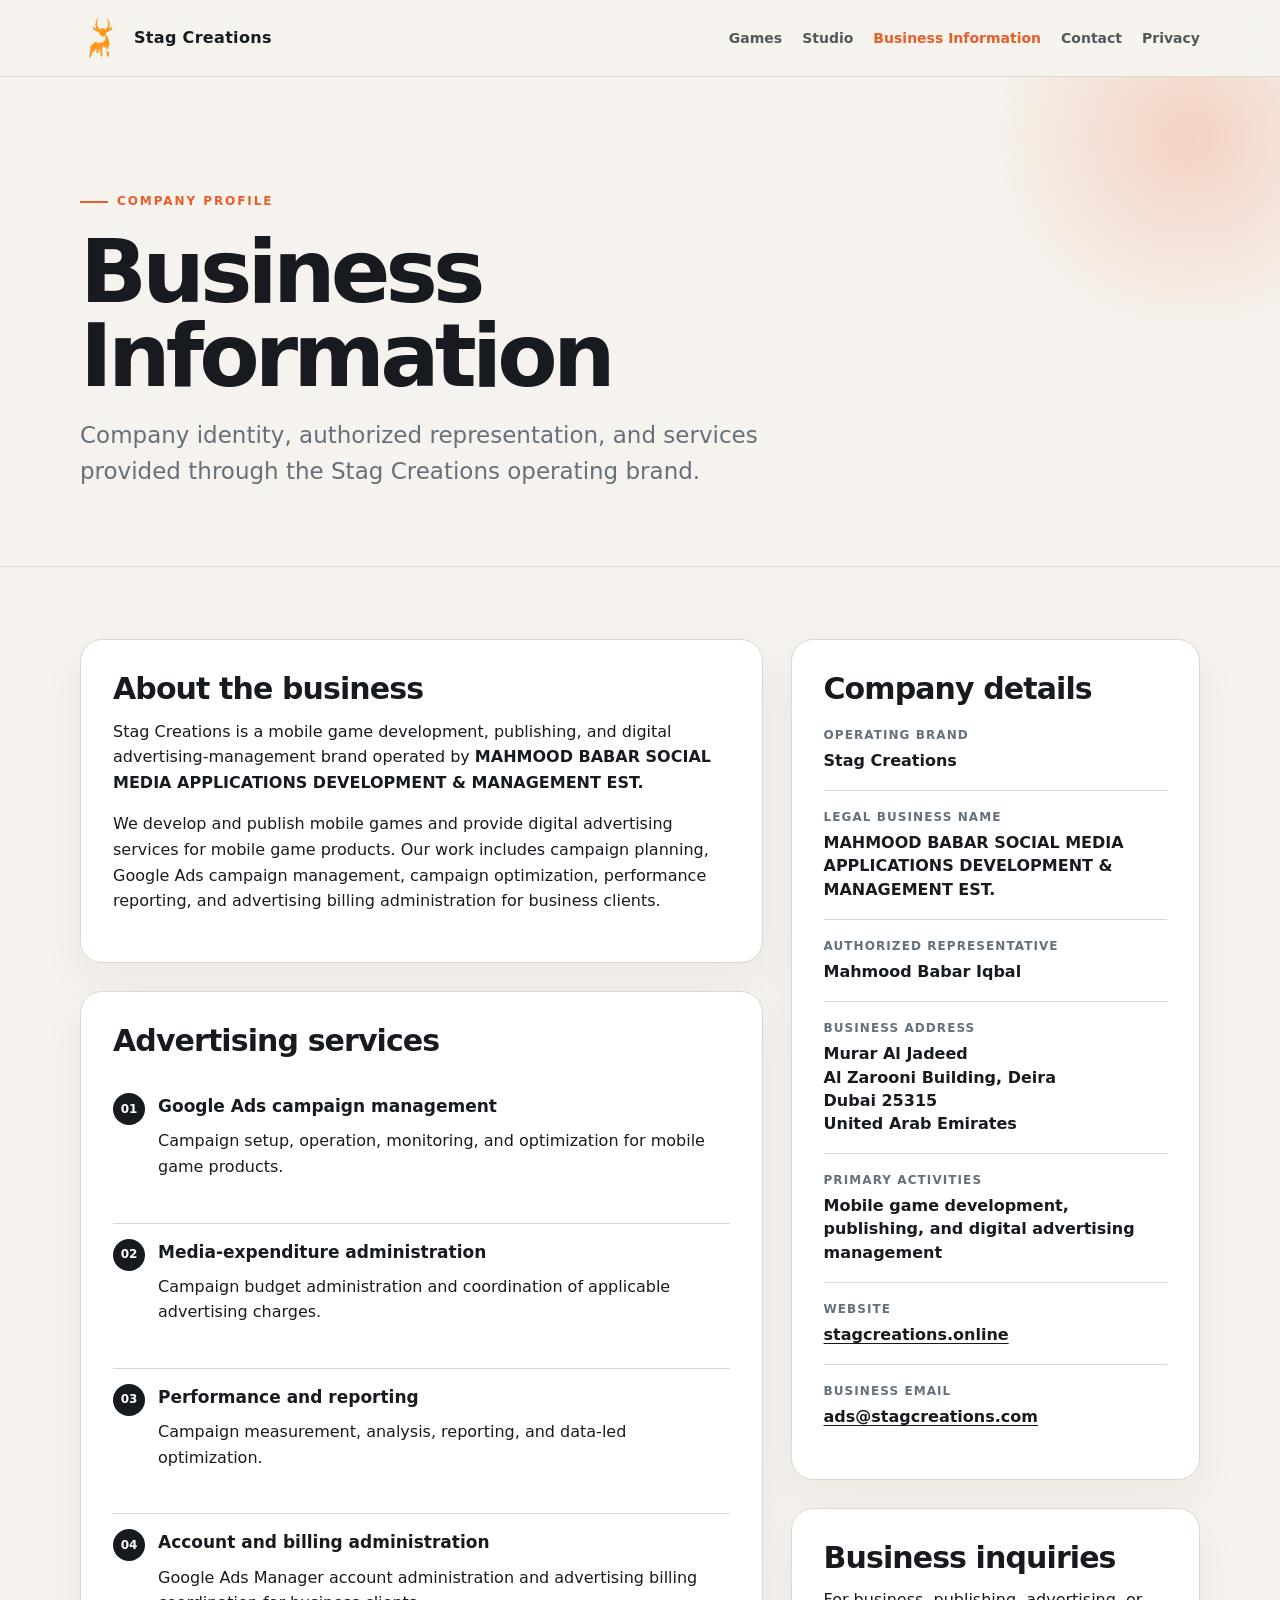
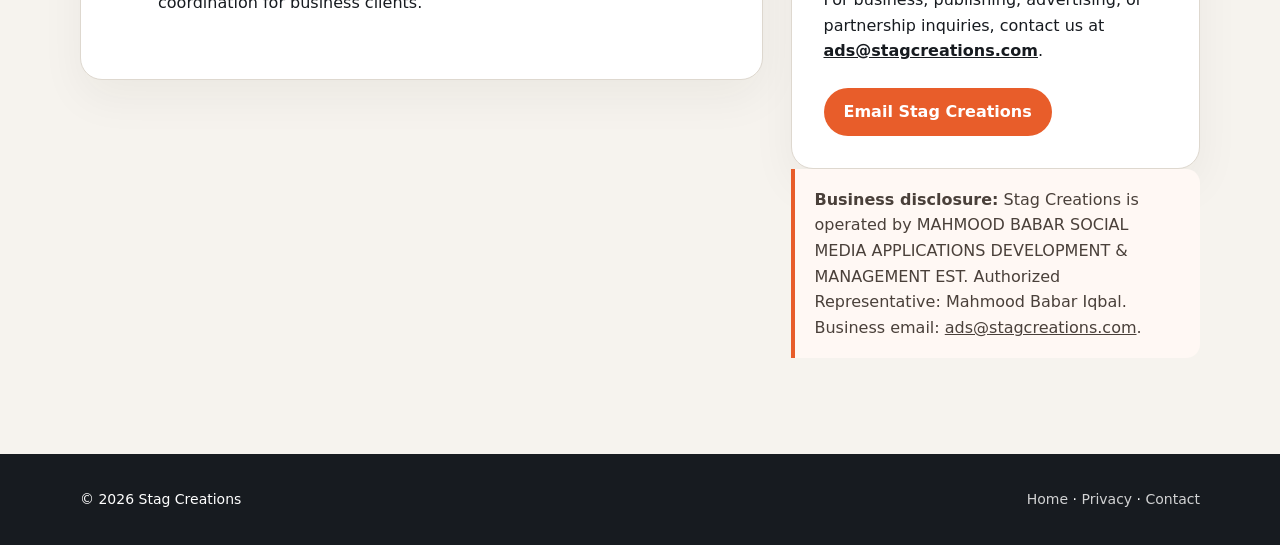
<file: business.html>
<!doctype html>
<html lang="en">
<head>
  <meta charset="utf-8">
  <meta name="viewport" content="width=device-width, initial-scale=1">
  <title>Business Information | Stag Creations</title>
  <meta name="description" content="Business identity, authorized representation, and services of Stag Creations.">
  <link rel="icon" href="stag-logo.svg" type="image/svg+xml">
  <style>
    :root { --ink:#171b20; --muted:#65707b; --paper:#f6f3ee; --card:#fff; --accent:#e85d2a; --line:#ded8cf; }
    * { box-sizing:border-box; }
    html { scroll-behavior:smooth; }
    body { margin:0; color:var(--ink); background:var(--paper); font-family:Inter, ui-sans-serif, system-ui, -apple-system, BlinkMacSystemFont, "Segoe UI", sans-serif; line-height:1.6; }
    a { color:inherit; }
    .wrap { width:min(1120px, calc(100% - 40px)); margin-inline:auto; }
    header { position:sticky; top:0; z-index:20; background:rgba(246,243,238,.92); backdrop-filter:blur(14px); border-bottom:1px solid var(--line); }
    .nav { min-height:76px; display:flex; align-items:center; justify-content:space-between; gap:24px; }
    .brand { display:flex; align-items:center; gap:12px; text-decoration:none; font-weight:850; letter-spacing:.02em; }
    .brand img { width:42px; height:42px; object-fit:contain; }
    .links { display:flex; flex-wrap:wrap; gap:20px; font-size:14px; font-weight:700; }
    .links a { text-decoration:none; opacity:.72; }
    .links a:hover,.links a[aria-current="page"] { opacity:1; color:var(--accent); }
    .hero { padding:108px 0 76px; border-bottom:1px solid var(--line); overflow:hidden; position:relative; }
    .hero:after { content:""; position:absolute; width:420px; height:420px; right:-120px; top:-150px; border-radius:50%; background:radial-gradient(circle, rgba(232,93,42,.22), rgba(232,93,42,0) 68%); pointer-events:none; }
    .eyebrow { display:inline-flex; align-items:center; gap:9px; text-transform:uppercase; font-size:12px; font-weight:900; letter-spacing:.16em; color:var(--accent); }
    .eyebrow:before { content:""; width:28px; height:2px; background:currentColor; }
    h1 { max-width:850px; margin:18px 0 18px; font-size:clamp(44px, 8vw, 88px); line-height:.96; letter-spacing:-.055em; }
    .lead { max-width:720px; margin:0; color:var(--muted); font-size:clamp(18px, 2.5vw, 23px); }
    main { padding:72px 0 96px; }
    .grid { display:grid; grid-template-columns:1.25fr .75fr; gap:28px; align-items:start; }
    .card { background:var(--card); border:1px solid var(--line); border-radius:22px; padding:32px; box-shadow:0 18px 45px rgba(40,32,24,.05); }
    .card + .card { margin-top:28px; }
    h2 { margin:0 0 12px; font-size:30px; line-height:1.15; letter-spacing:-.03em; }
    h3 { margin:0 0 8px; font-size:17px; }
    p { margin:0 0 16px; }
    .details { margin:20px 0 0; }
    .row { display:block; padding:18px 0; border-top:1px solid var(--line); }
    .row:first-child { border-top:0; padding-top:0; }
    .label { margin-bottom:6px; color:var(--muted); font-size:12px; line-height:1.35; font-weight:850; text-transform:uppercase; letter-spacing:.09em; }
    .value { color:var(--ink); font-size:16px; line-height:1.45; font-weight:760; overflow-wrap:anywhere; word-break:normal; }
    .value a { text-underline-offset:3px; }
    address { margin:0; font:inherit; font-style:normal; }
    .services { display:grid; gap:12px; margin-top:20px; }
    .service { display:flex; gap:13px; align-items:flex-start; padding:15px 0; border-top:1px solid var(--line); }
    .service:first-child { border-top:0; }
    .num { flex:0 0 32px; height:32px; border-radius:50%; display:grid; place-items:center; background:var(--ink); color:#fff; font-size:12px; font-weight:900; }
    .notice { border-left:4px solid var(--accent); background:#fff8f4; padding:18px 20px; border-radius:0 14px 14px 0; color:#4a403a; }
    .cta { display:inline-flex; align-items:center; justify-content:center; min-height:48px; margin-top:8px; padding:0 20px; border-radius:999px; background:var(--accent); color:#fff; text-decoration:none; font-weight:850; }
    footer { background:var(--ink); color:#fff; padding:34px 0; }
    .foot { display:flex; align-items:center; justify-content:space-between; gap:24px; font-size:14px; }
    .foot a { color:#fff; opacity:.8; text-decoration:none; }
    @media (max-width:820px) {
      .grid { grid-template-columns:1fr; } .links { display:none; } .hero { padding-top:76px; } .foot { flex-direction:column; align-items:flex-start; }
    }
  </style>
</head>
<body>
<header>
  <div class="wrap nav">
    <a class="brand" href="index.html"><img src="stag-logo.svg" alt="Stag Creations logo"><span>Stag Creations</span></a>
    <nav class="links" aria-label="Primary navigation">
      <a href="index.html#games">Games</a>
      <a href="index.html#studio">Studio</a>
      <a href="business.html" aria-current="page">Business Information</a>
      <a href="index.html#contact">Contact</a>
      <a href="privacy-policy.html">Privacy</a>
    </nav>
  </div>
</header>
<section class="hero">
  <div class="wrap">
    <span class="eyebrow">Company profile</span>
    <h1>Business Information</h1>
    <p class="lead">Company identity, authorized representation, and services provided through the Stag Creations operating brand.</p>
  </div>
</section>
<main>
  <div class="wrap grid">
    <div>
      <section class="card">
        <h2>About the business</h2>
        <p>Stag Creations is a mobile game development, publishing, and digital advertising-management brand operated by <strong>MAHMOOD BABAR SOCIAL MEDIA APPLICATIONS DEVELOPMENT & MANAGEMENT EST.</strong></p>
        <p>We develop and publish mobile games and provide digital advertising services for mobile game products. Our work includes campaign planning, Google Ads campaign management, campaign optimization, performance reporting, and advertising billing administration for business clients.</p>
      </section>
      <section class="card">
        <h2>Advertising services</h2>
        <div class="services">
          <div class="service"><span class="num">01</span><div><h3>Google Ads campaign management</h3><p>Campaign setup, operation, monitoring, and optimization for mobile game products.</p></div></div>
          <div class="service"><span class="num">02</span><div><h3>Media-expenditure administration</h3><p>Campaign budget administration and coordination of applicable advertising charges.</p></div></div>
          <div class="service"><span class="num">03</span><div><h3>Performance and reporting</h3><p>Campaign measurement, analysis, reporting, and data-led optimization.</p></div></div>
          <div class="service"><span class="num">04</span><div><h3>Account and billing administration</h3><p>Google Ads Manager account administration and advertising billing coordination for business clients.</p></div></div>
        </div>
      </section>
    </div>
    <aside>
      <section class="card">
        <h2>Company details</h2>
        <div class="details">
          <div class="row"><div class="label">Operating brand</div><div class="value">Stag Creations</div></div>
          <div class="row"><div class="label">Legal business name</div><div class="value">MAHMOOD BABAR SOCIAL MEDIA APPLICATIONS DEVELOPMENT & MANAGEMENT EST.</div></div>
          <div class="row"><div class="label">Authorized representative</div><div class="value">Mahmood Babar Iqbal</div></div>
          <div class="row"><div class="label">Business address</div><div class="value"><address>Murar Al Jadeed<br>Al Zarooni Building, Deira<br>Dubai 25315<br>United Arab Emirates</address></div></div>
          <div class="row"><div class="label">Primary activities</div><div class="value">Mobile game development, publishing, and digital advertising management</div></div>
          <div class="row"><div class="label">Website</div><div class="value"><a href="https://stagcreations.online">stagcreations.online</a></div></div>
          <div class="row"><div class="label">Business email</div><div class="value"><a href="mailto:ads@stagcreations.com">ads@stagcreations.com</a></div></div>
        </div>
      </section>
      <section class="card">
        <h2>Business inquiries</h2>
        <p>For business, publishing, advertising, or partnership inquiries, contact us at <a href="mailto:ads@stagcreations.com"><strong>ads@stagcreations.com</strong></a>.</p>
        <a class="cta" href="mailto:ads@stagcreations.com">Email Stag Creations</a>
      </section>
      <div class="notice"><strong>Business disclosure:</strong> Stag Creations is operated by MAHMOOD BABAR SOCIAL MEDIA APPLICATIONS DEVELOPMENT & MANAGEMENT EST. Authorized Representative: Mahmood Babar Iqbal. Business email: <a href="mailto:ads@stagcreations.com">ads@stagcreations.com</a>.</div>
    </aside>
  </div>
</main>
<footer>
  <div class="wrap foot"><div>© 2026 Stag Creations</div><div><a href="index.html">Home</a> · <a href="privacy-policy.html">Privacy</a> · <a href="index.html#contact">Contact</a></div></div>
</footer>
</body>
</html>
</file>
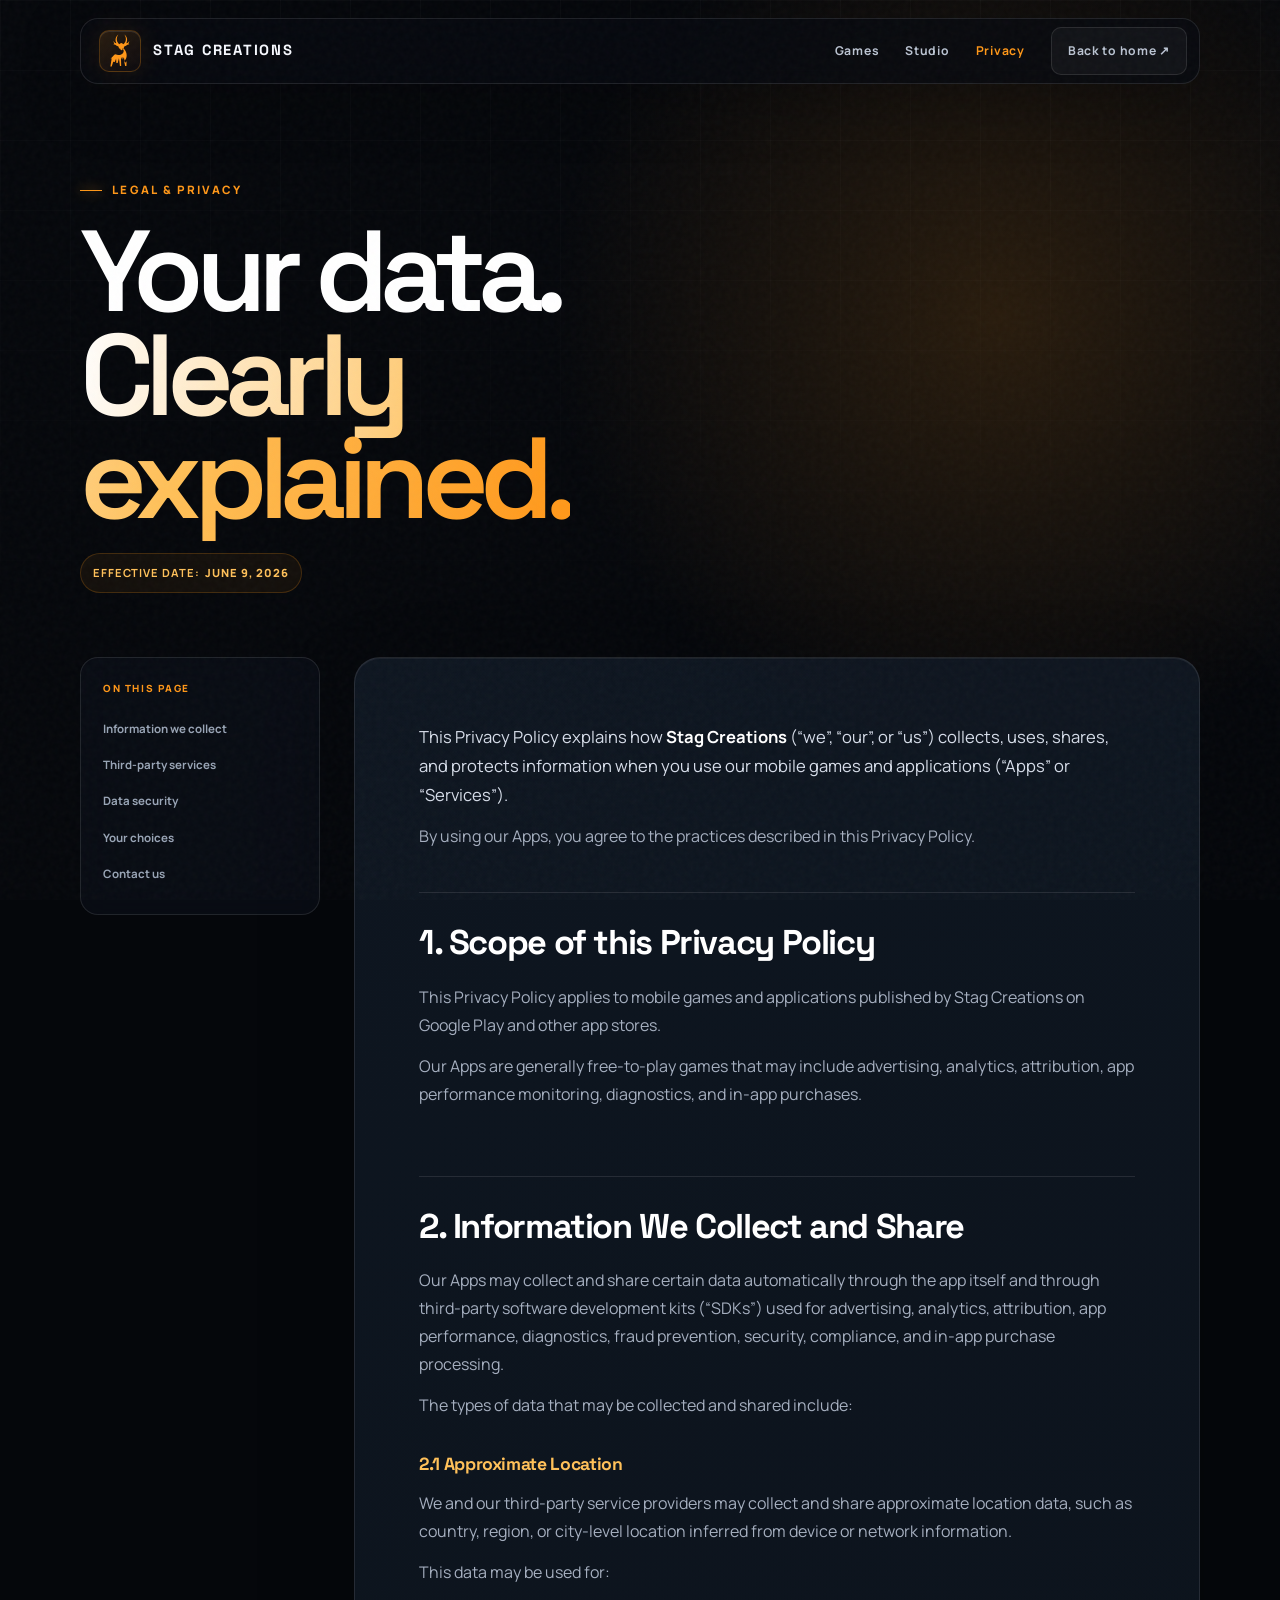
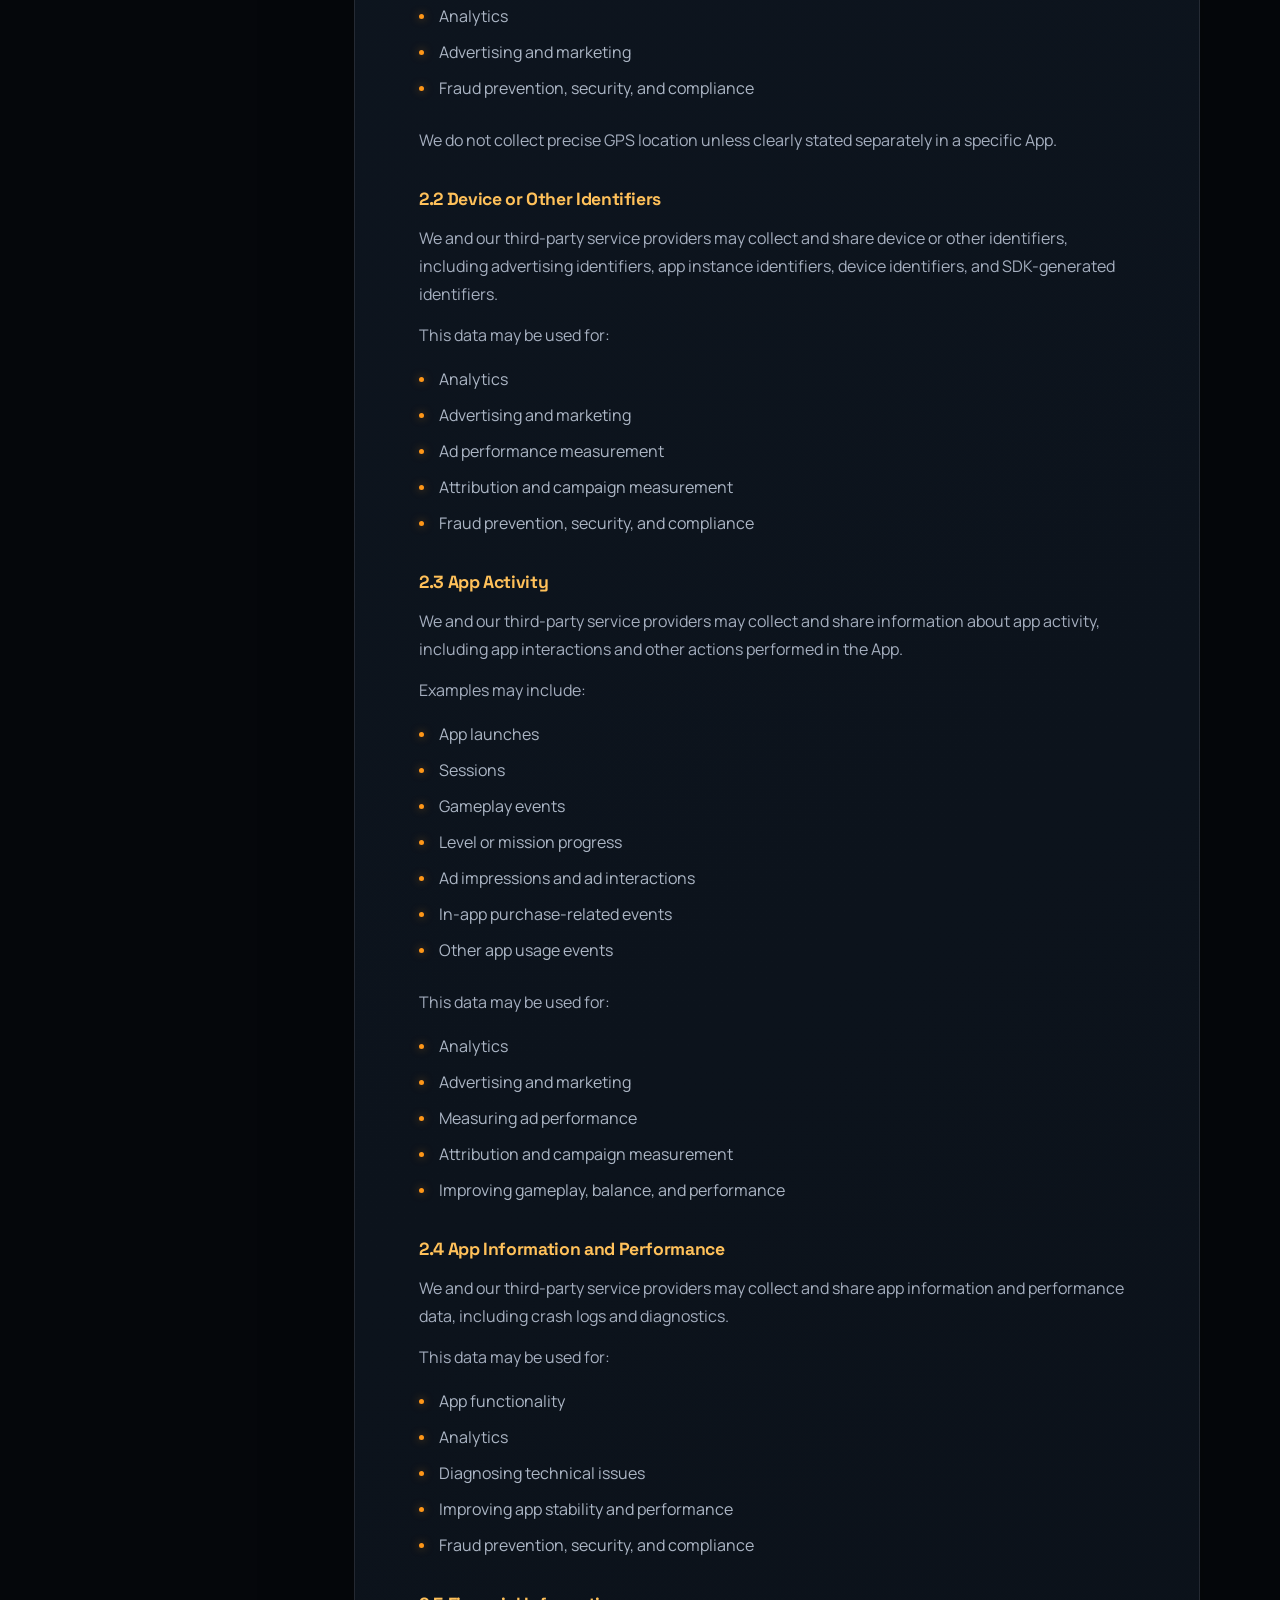
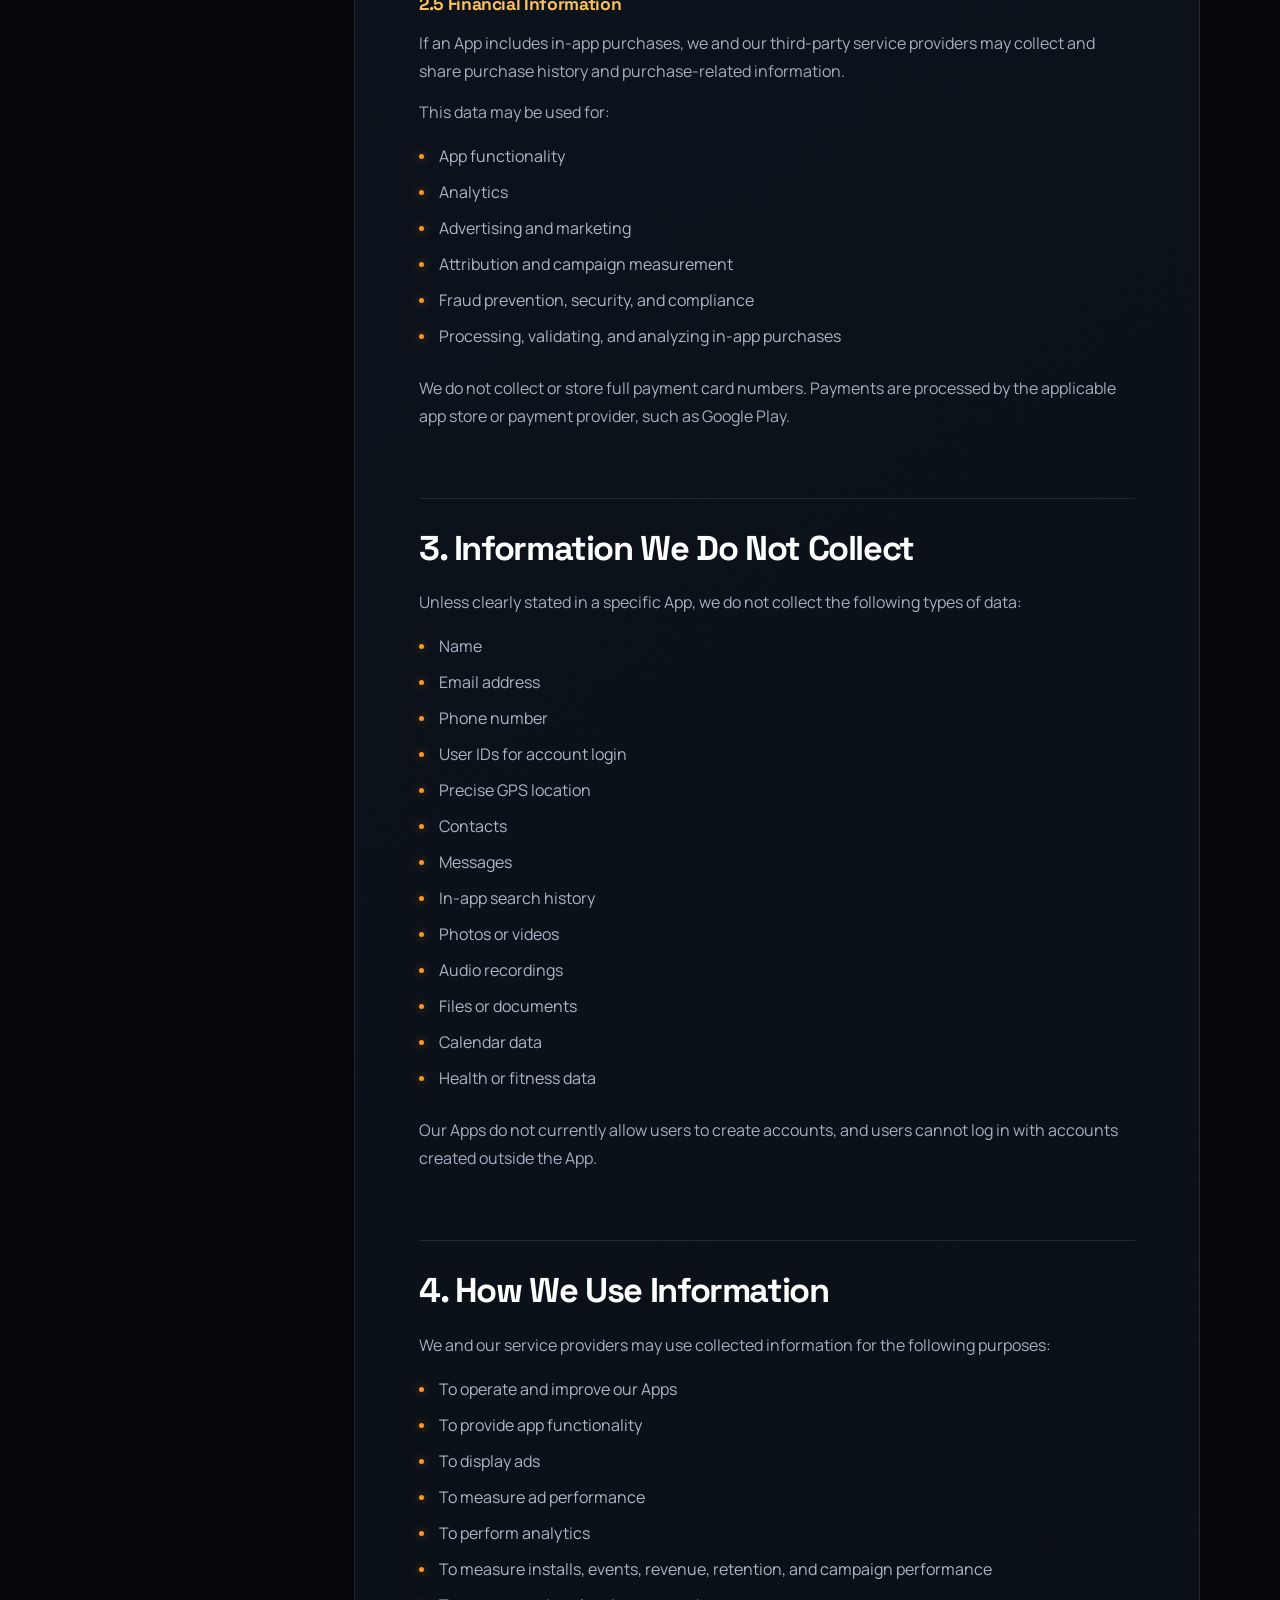
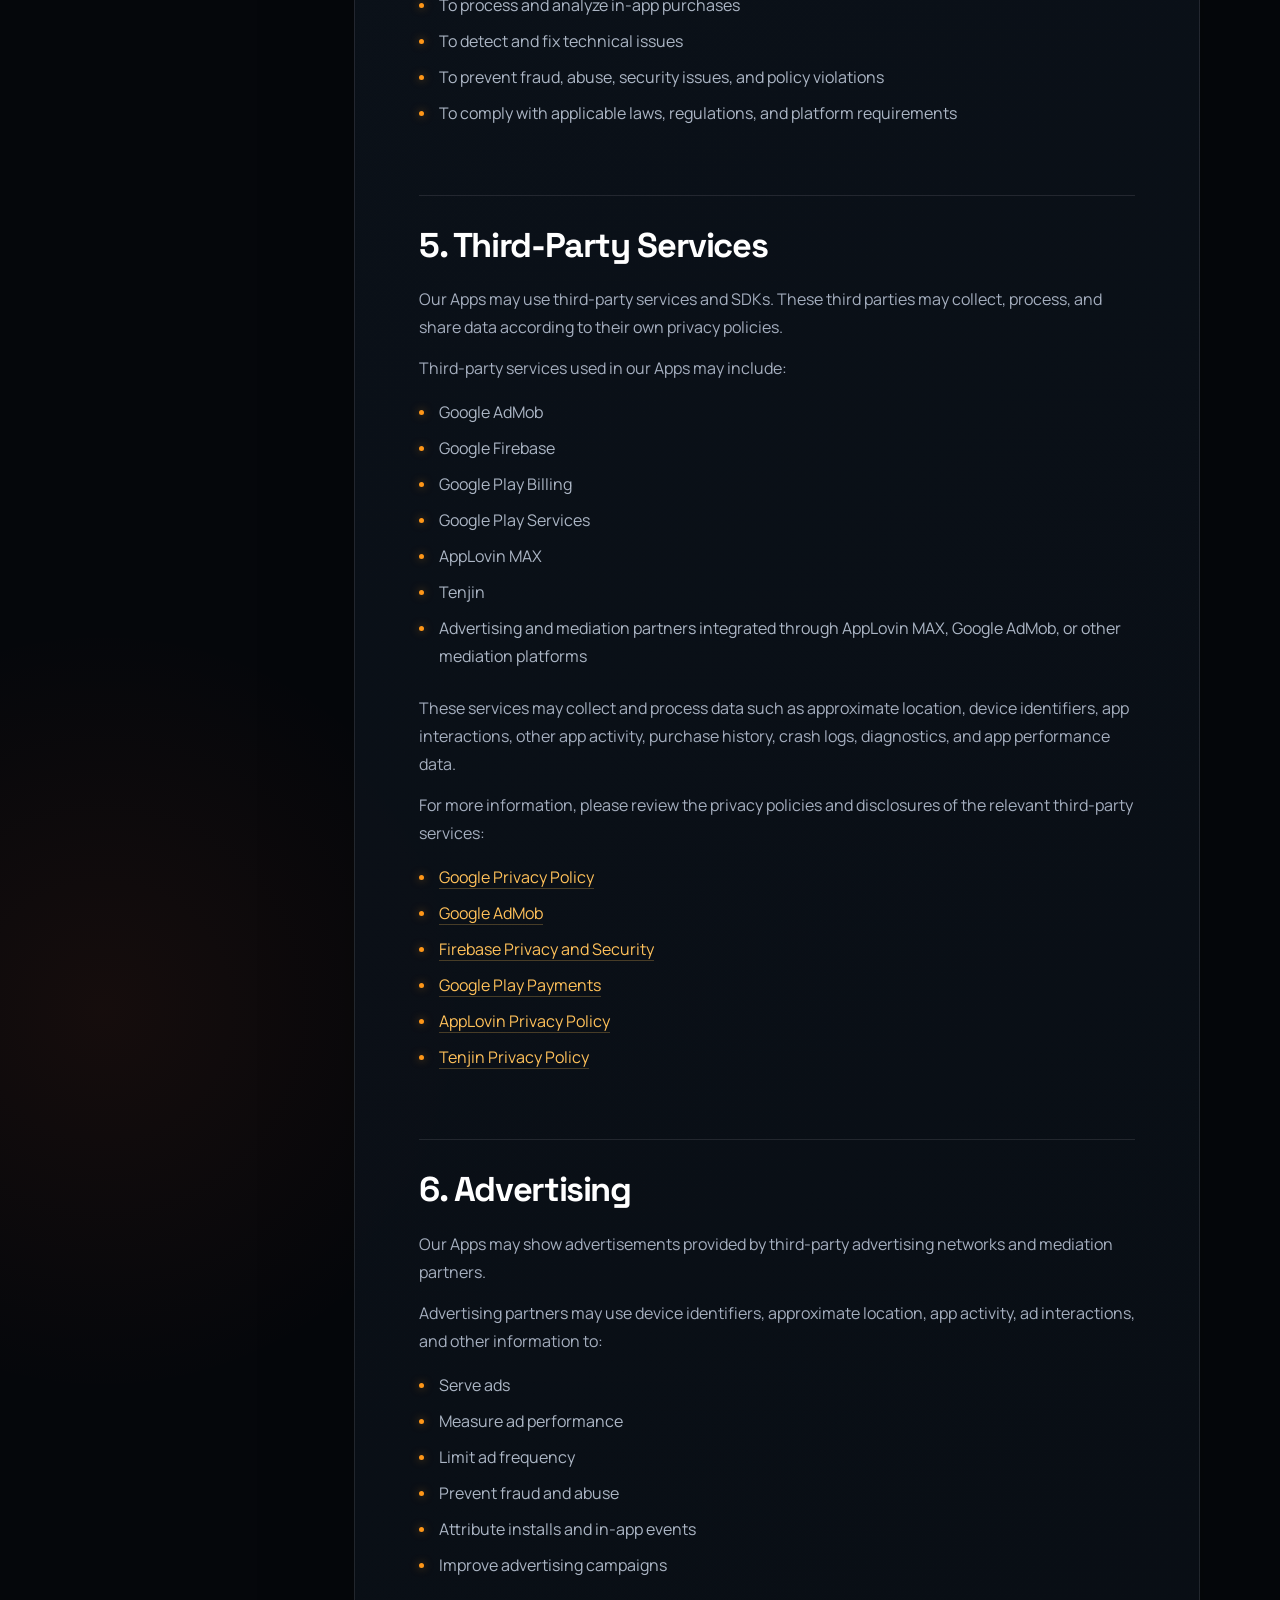
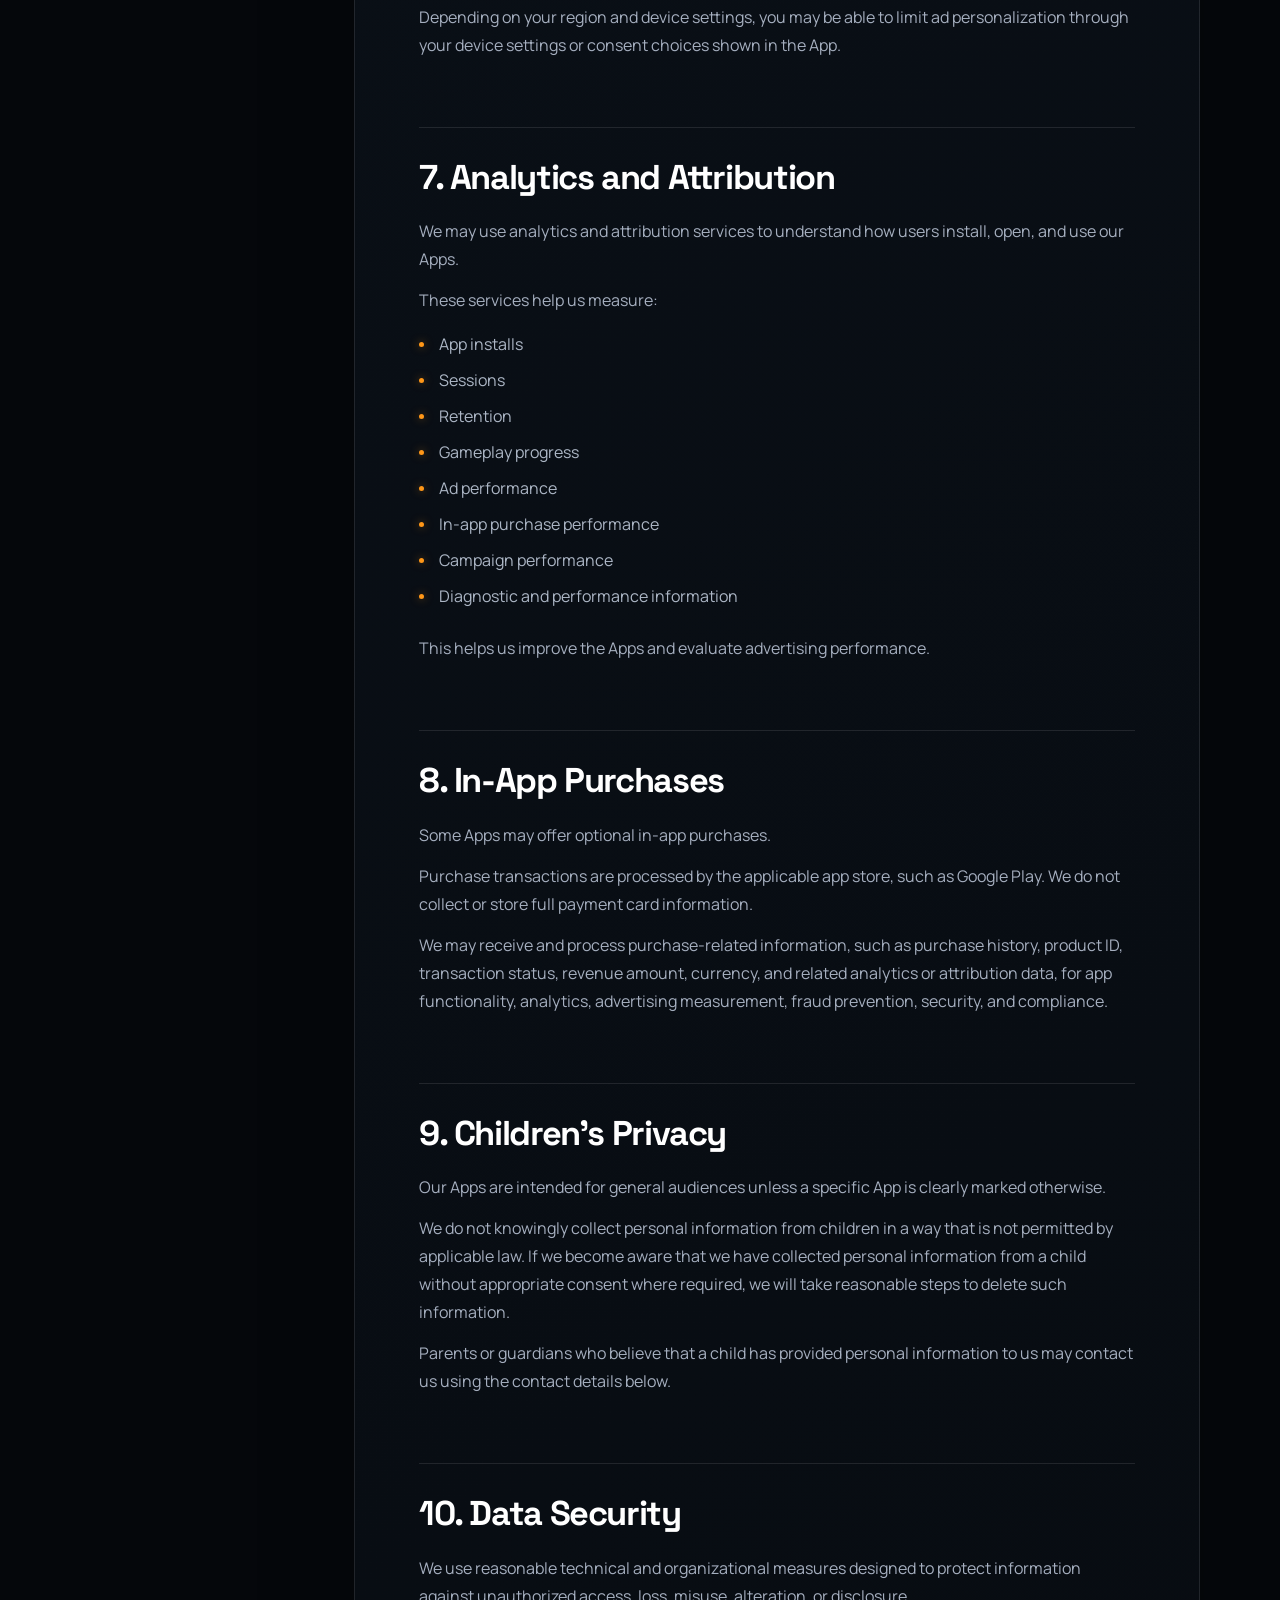
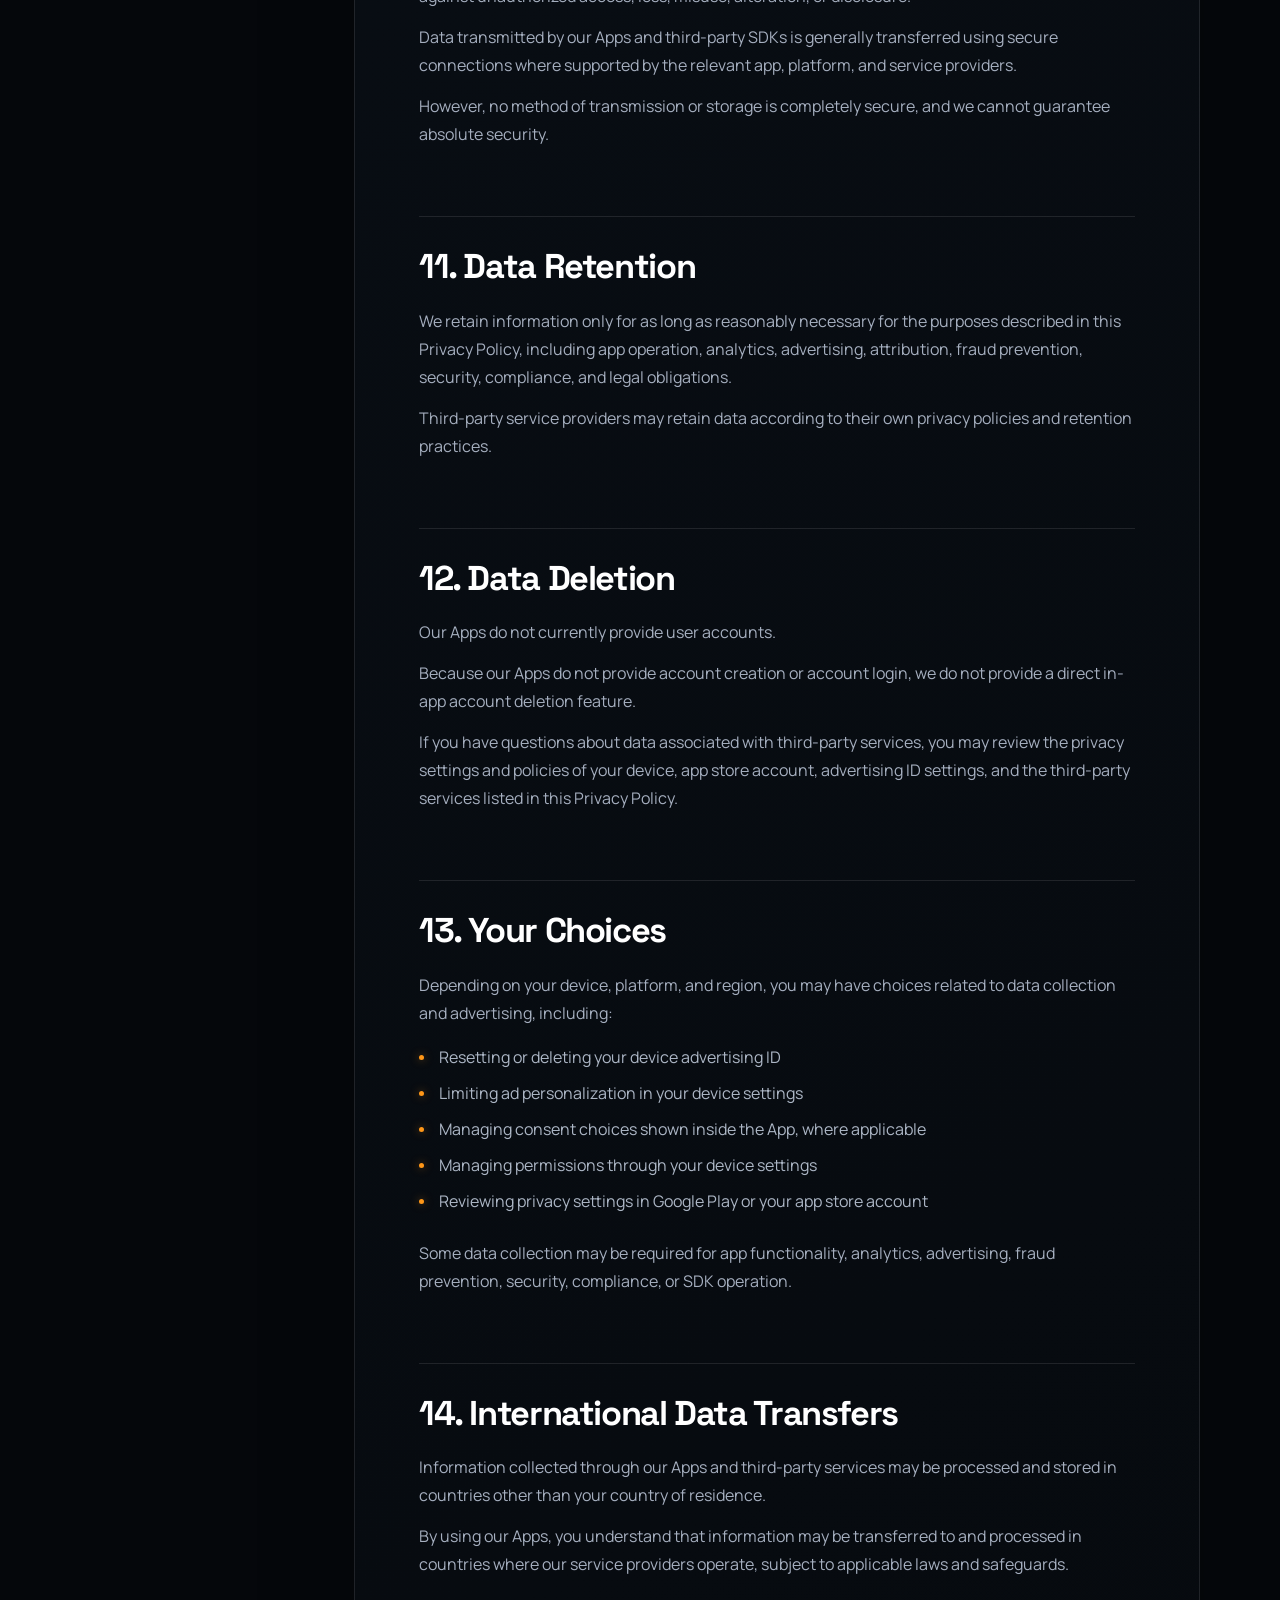
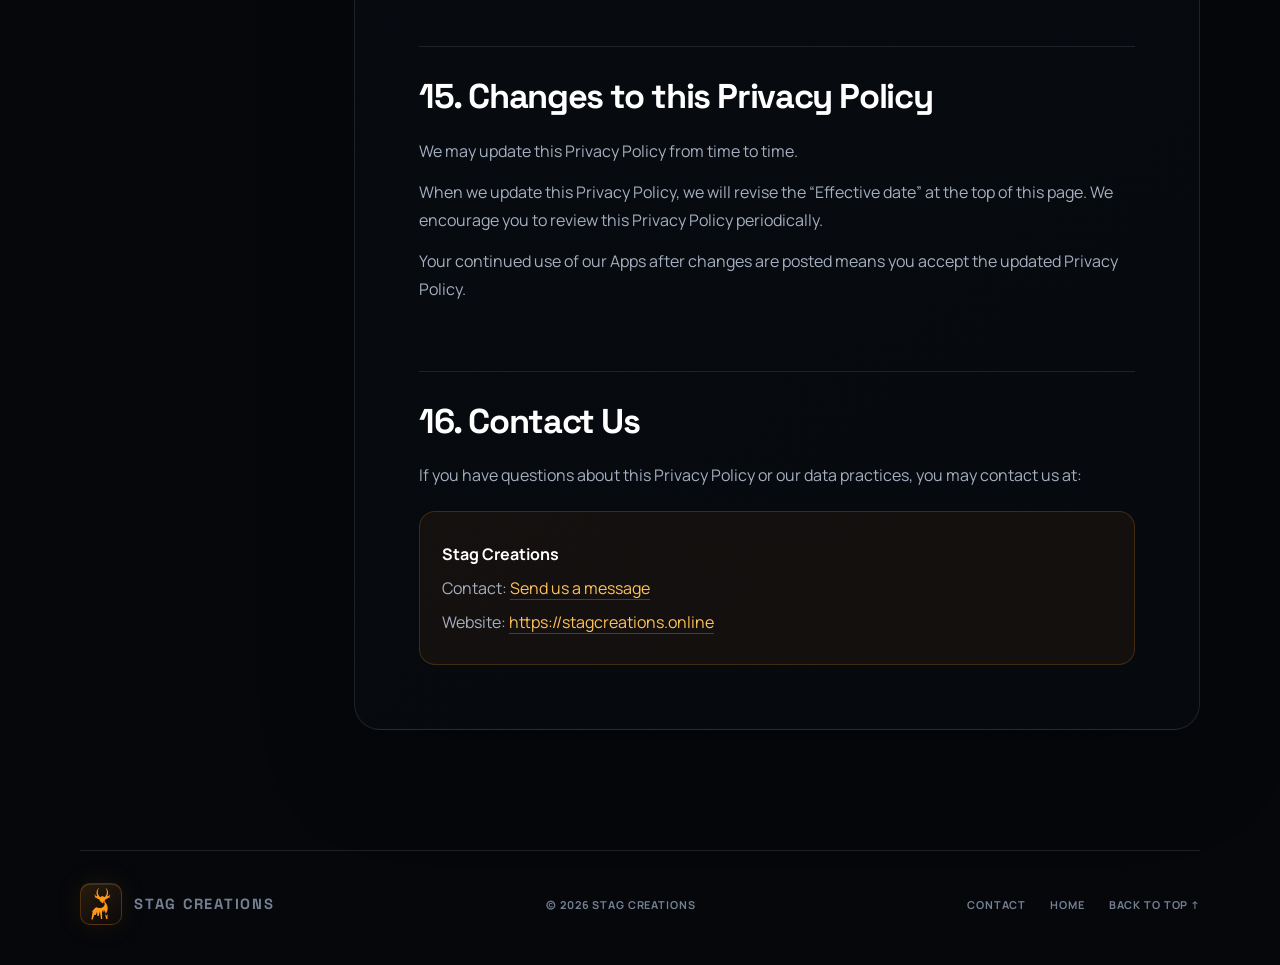
<file: privacy-policy.html>
<!DOCTYPE html>
<html lang="en">
<head>
  <meta charset="UTF-8" />
  <meta name="viewport" content="width=device-width, initial-scale=1.0" />
  <title>Privacy Policy - Stag Creations</title>
  <style>
    body {
      font-family: Arial, Helvetica, sans-serif;
      line-height: 1.6;
      margin: 0;
      padding: 0;
      background: #ffffff;
      color: #222222;
    }
    .container {
      max-width: 900px;
      margin: 0 auto;
      padding: 32px 20px;
    }
    h1, h2, h3 {
      color: #111111;
      line-height: 1.3;
    }
    h1 {
      font-size: 32px;
      margin-bottom: 8px;
    }
    h2 {
      font-size: 22px;
      margin-top: 32px;
      border-bottom: 1px solid #dddddd;
      padding-bottom: 6px;
    }
    h3 {
      font-size: 18px;
      margin-top: 22px;
    }
    p {
      margin: 12px 0;
    }
    ul {
      margin-top: 8px;
      padding-left: 24px;
    }
    li {
      margin: 6px 0;
    }
    a {
      color: #0645ad;
      text-decoration: none;
    }
    a:hover {
      text-decoration: underline;
    }
    .meta {
      color: #555555;
      margin-bottom: 28px;
    }
    .contact-box {
      background: #f7f7f7;
      border: 1px solid #dddddd;
      padding: 16px;
      margin-top: 16px;
      border-radius: 6px;
    }
  </style>
  <link rel="preconnect" href="https://fonts.googleapis.com">
  <link rel="preconnect" href="https://fonts.gstatic.com" crossorigin>
  <link href="https://fonts.googleapis.com/css2?family=Manrope:wght@400;500;600;700;800&family=Space+Grotesk:wght@500;600;700&display=swap" rel="stylesheet">
  <link rel="stylesheet" href="privacy.css">
</head>
<body id="top">
  <div class="noise"></div>
  <header class="nav-shell">
    <nav class="nav container" aria-label="Main navigation">
      <a class="brand" href="index.html" aria-label="Stag Creations home">
        <span class="brand-mark"><img src="stag-logo.svg" alt=""></span>
        <span class="brand-name">Stag Creations</span>
      </a>
      <div class="nav-links">
        <a href="index.html#games">Games</a>
        <a href="index.html#studio">Studio</a>
        <a class="active" href="privacy-policy.html">Privacy</a>
        <a class="nav-home" href="index.html">Back to home &#8599;</a>
      </div>
    </nav>
  </header>
  <main>
    <section class="policy-hero container">
      <p class="eyebrow">Legal &amp; privacy</p>
      <h1>Your data.<br><span>Clearly explained.</span></h1>
      <p class="meta"><strong>Effective date:</strong>&nbsp; June 9, 2026</p>
    </section>
    <div class="policy-layout container">
      <aside class="policy-aside">
        <span>On this page</span>
        <a href="#information">Information we collect</a>
        <a href="#third-parties">Third-party services</a>
        <a href="#security">Data security</a>
        <a href="#choices">Your choices</a>
        <a href="#contact-policy">Contact us</a>
      </aside>
      <article class="policy-content">

    <p>
      This Privacy Policy explains how <strong>Stag Creations</strong> (“we”, “our”, or “us”)
      collects, uses, shares, and protects information when you use our mobile games and
      applications (“Apps” or “Services”).
    </p>

    <p>
      By using our Apps, you agree to the practices described in this Privacy Policy.
    </p>

    <h2>1. Scope of this Privacy Policy</h2>
    <p>
      This Privacy Policy applies to mobile games and applications published by Stag Creations
      on Google Play and other app stores.
    </p>
    <p>
      Our Apps are generally free-to-play games that may include advertising, analytics,
      attribution, app performance monitoring, diagnostics, and in-app purchases.
    </p>

    <h2 id="information">2. Information We Collect and Share</h2>
    <p>
      Our Apps may collect and share certain data automatically through the app itself and
      through third-party software development kits (“SDKs”) used for advertising, analytics,
      attribution, app performance, diagnostics, fraud prevention, security, compliance, and
      in-app purchase processing.
    </p>
    <p>The types of data that may be collected and shared include:</p>

    <h3>2.1 Approximate Location</h3>
    <p>
      We and our third-party service providers may collect and share approximate location data,
      such as country, region, or city-level location inferred from device or network information.
    </p>
    <p>This data may be used for:</p>
    <ul>
      <li>Analytics</li>
      <li>Advertising and marketing</li>
      <li>Fraud prevention, security, and compliance</li>
    </ul>
    <p>
      We do not collect precise GPS location unless clearly stated separately in a specific App.
    </p>

    <h3>2.2 Device or Other Identifiers</h3>
    <p>
      We and our third-party service providers may collect and share device or other identifiers,
      including advertising identifiers, app instance identifiers, device identifiers, and
      SDK-generated identifiers.
    </p>
    <p>This data may be used for:</p>
    <ul>
      <li>Analytics</li>
      <li>Advertising and marketing</li>
      <li>Ad performance measurement</li>
      <li>Attribution and campaign measurement</li>
      <li>Fraud prevention, security, and compliance</li>
    </ul>

    <h3>2.3 App Activity</h3>
    <p>
      We and our third-party service providers may collect and share information about app
      activity, including app interactions and other actions performed in the App.
    </p>
    <p>Examples may include:</p>
    <ul>
      <li>App launches</li>
      <li>Sessions</li>
      <li>Gameplay events</li>
      <li>Level or mission progress</li>
      <li>Ad impressions and ad interactions</li>
      <li>In-app purchase-related events</li>
      <li>Other app usage events</li>
    </ul>
    <p>This data may be used for:</p>
    <ul>
      <li>Analytics</li>
      <li>Advertising and marketing</li>
      <li>Measuring ad performance</li>
      <li>Attribution and campaign measurement</li>
      <li>Improving gameplay, balance, and performance</li>
    </ul>

    <h3>2.4 App Information and Performance</h3>
    <p>
      We and our third-party service providers may collect and share app information and
      performance data, including crash logs and diagnostics.
    </p>
    <p>This data may be used for:</p>
    <ul>
      <li>App functionality</li>
      <li>Analytics</li>
      <li>Diagnosing technical issues</li>
      <li>Improving app stability and performance</li>
      <li>Fraud prevention, security, and compliance</li>
    </ul>

    <h3>2.5 Financial Information</h3>
    <p>
      If an App includes in-app purchases, we and our third-party service providers may collect
      and share purchase history and purchase-related information.
    </p>
    <p>This data may be used for:</p>
    <ul>
      <li>App functionality</li>
      <li>Analytics</li>
      <li>Advertising and marketing</li>
      <li>Attribution and campaign measurement</li>
      <li>Fraud prevention, security, and compliance</li>
      <li>Processing, validating, and analyzing in-app purchases</li>
    </ul>
    <p>
      We do not collect or store full payment card numbers. Payments are processed by the
      applicable app store or payment provider, such as Google Play.
    </p>

    <h2>3. Information We Do Not Collect</h2>
    <p>Unless clearly stated in a specific App, we do not collect the following types of data:</p>
    <ul>
      <li>Name</li>
      <li>Email address</li>
      <li>Phone number</li>
      <li>User IDs for account login</li>
      <li>Precise GPS location</li>
      <li>Contacts</li>
      <li>Messages</li>
      <li>In-app search history</li>
      <li>Photos or videos</li>
      <li>Audio recordings</li>
      <li>Files or documents</li>
      <li>Calendar data</li>
      <li>Health or fitness data</li>
    </ul>
    <p>
      Our Apps do not currently allow users to create accounts, and users cannot log in with
      accounts created outside the App.
    </p>

    <h2>4. How We Use Information</h2>
    <p>We and our service providers may use collected information for the following purposes:</p>
    <ul>
      <li>To operate and improve our Apps</li>
      <li>To provide app functionality</li>
      <li>To display ads</li>
      <li>To measure ad performance</li>
      <li>To perform analytics</li>
      <li>To measure installs, events, revenue, retention, and campaign performance</li>
      <li>To process and analyze in-app purchases</li>
      <li>To detect and fix technical issues</li>
      <li>To prevent fraud, abuse, security issues, and policy violations</li>
      <li>To comply with applicable laws, regulations, and platform requirements</li>
    </ul>

    <h2 id="third-parties">5. Third-Party Services</h2>
    <p>
      Our Apps may use third-party services and SDKs. These third parties may collect, process,
      and share data according to their own privacy policies.
    </p>
    <p>Third-party services used in our Apps may include:</p>
    <ul>
      <li>Google AdMob</li>
      <li>Google Firebase</li>
      <li>Google Play Billing</li>
      <li>Google Play Services</li>
      <li>AppLovin MAX</li>
      <li>Tenjin</li>
      <li>Advertising and mediation partners integrated through AppLovin MAX, Google AdMob, or other mediation platforms</li>
    </ul>
    <p>
      These services may collect and process data such as approximate location, device identifiers,
      app interactions, other app activity, purchase history, crash logs, diagnostics, and app
      performance data.
    </p>
    <p>For more information, please review the privacy policies and disclosures of the relevant third-party services:</p>
    <ul>
      <li><a href="https://policies.google.com/privacy" target="_blank" rel="noopener noreferrer">Google Privacy Policy</a></li>
      <li><a href="https://support.google.com/admob/answer/6128543" target="_blank" rel="noopener noreferrer">Google AdMob</a></li>
      <li><a href="https://firebase.google.com/support/privacy" target="_blank" rel="noopener noreferrer">Firebase Privacy and Security</a></li>
      <li><a href="https://payments.google.com/payments/apis-secure/u/0/get_legal_document?ldo=0&amp;ldt=privacynotice" target="_blank" rel="noopener noreferrer">Google Play Payments</a></li>
      <li><a href="https://legal.applovin.com/privacy/" target="_blank" rel="noopener noreferrer">AppLovin Privacy Policy</a></li>
      <li><a href="https://tenjin.com/privacy/" target="_blank" rel="noopener noreferrer">Tenjin Privacy Policy</a></li>
    </ul>

    <h2>6. Advertising</h2>
    <p>
      Our Apps may show advertisements provided by third-party advertising networks and mediation
      partners.
    </p>
    <p>Advertising partners may use device identifiers, approximate location, app activity, ad interactions, and other information to:</p>
    <ul>
      <li>Serve ads</li>
      <li>Measure ad performance</li>
      <li>Limit ad frequency</li>
      <li>Prevent fraud and abuse</li>
      <li>Attribute installs and in-app events</li>
      <li>Improve advertising campaigns</li>
    </ul>
    <p>
      Depending on your region and device settings, you may be able to limit ad personalization
      through your device settings or consent choices shown in the App.
    </p>

    <h2>7. Analytics and Attribution</h2>
    <p>
      We may use analytics and attribution services to understand how users install, open, and
      use our Apps.
    </p>
    <p>These services help us measure:</p>
    <ul>
      <li>App installs</li>
      <li>Sessions</li>
      <li>Retention</li>
      <li>Gameplay progress</li>
      <li>Ad performance</li>
      <li>In-app purchase performance</li>
      <li>Campaign performance</li>
      <li>Diagnostic and performance information</li>
    </ul>
    <p>This helps us improve the Apps and evaluate advertising performance.</p>

    <h2>8. In-App Purchases</h2>
    <p>Some Apps may offer optional in-app purchases.</p>
    <p>
      Purchase transactions are processed by the applicable app store, such as Google Play.
      We do not collect or store full payment card information.
    </p>
    <p>
      We may receive and process purchase-related information, such as purchase history, product
      ID, transaction status, revenue amount, currency, and related analytics or attribution data,
      for app functionality, analytics, advertising measurement, fraud prevention, security, and
      compliance.
    </p>

    <h2>9. Children’s Privacy</h2>
    <p>
      Our Apps are intended for general audiences unless a specific App is clearly marked otherwise.
    </p>
    <p>
      We do not knowingly collect personal information from children in a way that is not permitted
      by applicable law. If we become aware that we have collected personal information from a child
      without appropriate consent where required, we will take reasonable steps to delete such
      information.
    </p>
    <p>
      Parents or guardians who believe that a child has provided personal information to us may
      contact us using the contact details below.
    </p>

    <h2 id="security">10. Data Security</h2>
    <p>
      We use reasonable technical and organizational measures designed to protect information
      against unauthorized access, loss, misuse, alteration, or disclosure.
    </p>
    <p>
      Data transmitted by our Apps and third-party SDKs is generally transferred using secure
      connections where supported by the relevant app, platform, and service providers.
    </p>
    <p>
      However, no method of transmission or storage is completely secure, and we cannot guarantee
      absolute security.
    </p>

    <h2>11. Data Retention</h2>
    <p>
      We retain information only for as long as reasonably necessary for the purposes described in
      this Privacy Policy, including app operation, analytics, advertising, attribution, fraud
      prevention, security, compliance, and legal obligations.
    </p>
    <p>
      Third-party service providers may retain data according to their own privacy policies and
      retention practices.
    </p>

    <h2>12. Data Deletion</h2>
    <p>Our Apps do not currently provide user accounts.</p>
    <p>
      Because our Apps do not provide account creation or account login, we do not provide a direct
      in-app account deletion feature.
    </p>
    <p>
      If you have questions about data associated with third-party services, you may review the
      privacy settings and policies of your device, app store account, advertising ID settings, and
      the third-party services listed in this Privacy Policy.
    </p>

    <h2 id="choices">13. Your Choices</h2>
    <p>
      Depending on your device, platform, and region, you may have choices related to data collection
      and advertising, including:
    </p>
    <ul>
      <li>Resetting or deleting your device advertising ID</li>
      <li>Limiting ad personalization in your device settings</li>
      <li>Managing consent choices shown inside the App, where applicable</li>
      <li>Managing permissions through your device settings</li>
      <li>Reviewing privacy settings in Google Play or your app store account</li>
    </ul>
    <p>
      Some data collection may be required for app functionality, analytics, advertising, fraud
      prevention, security, compliance, or SDK operation.
    </p>

    <h2>14. International Data Transfers</h2>
    <p>
      Information collected through our Apps and third-party services may be processed and stored
      in countries other than your country of residence.
    </p>
    <p>
      By using our Apps, you understand that information may be transferred to and processed in
      countries where our service providers operate, subject to applicable laws and safeguards.
    </p>

    <h2>15. Changes to this Privacy Policy</h2>
    <p>We may update this Privacy Policy from time to time.</p>
    <p>
      When we update this Privacy Policy, we will revise the “Effective date” at the top of this
      page. We encourage you to review this Privacy Policy periodically.
    </p>
    <p>
      Your continued use of our Apps after changes are posted means you accept the updated Privacy
      Policy.
    </p>

    <h2 id="contact-policy">16. Contact Us</h2>
    <p>
      If you have questions about this Privacy Policy or our data practices, you may contact us at:
    </p>
    <div class="contact-box">
      <p><strong>Stag Creations</strong></p>
      <p>Contact: <a href="index.html#contact">Send us a message</a></p>
      <p>Website: <a href="https://stagcreations.online" target="_blank" rel="noopener noreferrer">https://stagcreations.online</a></p>
    </div>
      </article>
    </div>
  </main>
  <footer class="container footer">
    <a class="brand" href="index.html">
      <span class="brand-mark"><img src="stag-logo.svg" alt=""></span>
      <span class="brand-name">Stag Creations</span>
    </a>
    <span>&copy; <span id="year"></span> Stag Creations</span>
    <div class="footer-links">
      <a href="index.html#contact">Contact</a>
      <a href="index.html">Home</a>
      <a href="#top">Back to top &#8593;</a>
    </div>
  </footer>
  <script>document.getElementById("year").textContent = new Date().getFullYear();</script>
</body>
</html>
</file>
<file: privacy.css>
:root {
  --ink: #05070b;
  --panel: #0b1019;
  --text: #f7f9ff;
  --muted: #a5afbf;
  --line: rgba(255,255,255,.1);
  --orange: #ff9718;
  --amber: #ffc15a;
  --max: 1120px;
}

* { box-sizing: border-box; }
html { scroll-behavior: smooth; }
body {
  width: 100vw;
  max-width: 100vw;
  margin: 0;
  overflow-x: hidden;
  color: var(--text);
  background:
    radial-gradient(circle at 78% 3%, rgba(255,151,24,.14), transparent 28rem),
    radial-gradient(circle at 8% 55%, rgba(239,91,32,.07), transparent 24rem),
    var(--ink);
  font-family: "Manrope", sans-serif;
  line-height: 1.75;
}
body::before {
  position: fixed;
  inset: 0;
  z-index: -2;
  pointer-events: none;
  content: "";
  background-image:
    linear-gradient(rgba(255,255,255,.025) 1px, transparent 1px),
    linear-gradient(90deg, rgba(255,255,255,.025) 1px, transparent 1px);
  background-size: 70px 70px;
  mask-image: linear-gradient(to bottom, black, transparent 85%);
}
a { color: inherit; text-decoration: none; }
.noise {
  position: fixed;
  inset: 0;
  z-index: 20;
  opacity: .04;
  pointer-events: none;
  background-image: url("data:image/svg+xml,%3Csvg viewBox='0 0 180 180' xmlns='http://www.w3.org/2000/svg'%3E%3Cfilter id='n'%3E%3CfeTurbulence type='fractalNoise' baseFrequency='.9' numOctaves='3' stitchTiles='stitch'/%3E%3C/filter%3E%3Crect width='100%25' height='100%25' filter='url(%23n)' opacity='.8'/%3E%3C/svg%3E");
}
.container {
  width: min(calc(100% - 40px), var(--max));
  max-width: none;
  margin-inline: auto;
  padding: 0;
}
.nav-shell {
  position: fixed;
  top: 18px;
  right: 0;
  left: 0;
  z-index: 10;
}
.nav {
  display: flex;
  align-items: center;
  justify-content: space-between;
  min-height: 66px;
  padding: 0 12px 0 18px;
  border: 1px solid var(--line);
  border-radius: 18px;
  background: rgba(7,10,16,.76);
  box-shadow: 0 16px 60px rgba(0,0,0,.25);
  backdrop-filter: blur(18px);
}
.brand { display: flex; align-items: center; gap: 12px; }
.brand-mark {
  display: grid;
  width: 42px;
  aspect-ratio: 1;
  place-items: center;
  border: 1px solid rgba(255,151,24,.24);
  border-radius: 10px;
  background: linear-gradient(145deg, rgba(255,151,24,.14), rgba(239,91,32,.03));
  box-shadow: inset 0 1px rgba(255,255,255,.1), 0 0 28px rgba(255,151,24,.1);
}
.brand-mark img { width: 34px; height: 34px; object-fit: contain; }
.brand-name {
  font-family: "Space Grotesk", sans-serif;
  font-size: .92rem;
  font-weight: 700;
  letter-spacing: .12em;
  text-transform: uppercase;
}
.nav-links { display: flex; align-items: center; gap: 26px; }
.nav-links a {
  color: #bbc4d2;
  font-size: .76rem;
  font-weight: 700;
  letter-spacing: .06em;
  transition: .25s ease;
}
.nav-links a:hover, .nav-links .active { color: var(--orange); }
.nav-home {
  padding: 12px 16px;
  border: 1px solid var(--line);
  border-radius: 10px;
  background: rgba(255,255,255,.04);
}
.policy-hero { padding: 180px 0 64px; }
.eyebrow {
  display: flex;
  align-items: center;
  gap: 10px;
  margin: 0 0 20px;
  color: var(--orange);
  font-size: .72rem;
  font-weight: 800;
  letter-spacing: .2em;
  text-transform: uppercase;
}
.eyebrow::before {
  width: 22px;
  height: 1px;
  content: "";
  background: currentColor;
  box-shadow: 0 0 12px currentColor;
}
.policy-hero h1 {
  max-width: 800px;
  margin: 0 0 22px;
  color: white;
  font-family: "Space Grotesk", sans-serif;
  font-size: clamp(4rem, 9vw, 7.5rem);
  font-weight: 600;
  letter-spacing: -.075em;
  line-height: .9;
}
.policy-hero h1 span {
  color: transparent;
  background: linear-gradient(100deg, #fff, var(--amber), var(--orange));
  background-clip: text;
  -webkit-background-clip: text;
}
.meta {
  display: inline-flex;
  margin: 0;
  padding: 9px 12px;
  border: 1px solid rgba(255,151,24,.2);
  border-radius: 999px;
  color: var(--amber);
  background: rgba(255,151,24,.06);
  font-size: .7rem;
  font-weight: 800;
  letter-spacing: .08em;
  text-transform: uppercase;
}
.policy-layout {
  display: grid;
  grid-template-columns: 240px minmax(0, 1fr);
  gap: 34px;
  align-items: start;
  padding-bottom: 120px;
}
.policy-aside {
  position: sticky;
  top: 110px;
  padding: 22px;
  border: 1px solid var(--line);
  border-radius: 18px;
  background: rgba(11,16,25,.68);
  backdrop-filter: blur(16px);
}
.policy-aside span {
  display: block;
  margin-bottom: 14px;
  color: var(--orange);
  font-size: .62rem;
  font-weight: 800;
  letter-spacing: .16em;
  text-transform: uppercase;
}
.policy-aside a {
  display: block;
  padding: 8px 0;
  color: #99a5b6;
  font-size: .72rem;
  font-weight: 700;
  transition: .2s ease;
}
.policy-aside a:hover { color: white; transform: translateX(3px); }
.policy-content {
  min-width: 0;
  overflow: hidden;
  overflow-wrap: anywhere;
  padding: clamp(26px, 5vw, 64px);
  border: 1px solid var(--line);
  border-radius: 26px;
  background: linear-gradient(145deg, rgba(16,24,36,.86), rgba(7,10,15,.86));
  box-shadow: inset 0 1px rgba(255,255,255,.06), 0 40px 100px rgba(0,0,0,.2);
}
.policy-content > p:first-child {
  margin-top: 0;
  color: #d7deea;
  font-size: 1.04rem;
}
.policy-content h2 {
  scroll-margin-top: 120px;
  margin: 68px 0 20px;
  padding: 30px 0 0;
  border-top: 1px solid var(--line);
  border-bottom: 0;
  color: white;
  font-family: "Space Grotesk", sans-serif;
  font-size: clamp(1.6rem, 3vw, 2.15rem);
  letter-spacing: -.04em;
  line-height: 1.15;
}
.policy-content h2:first-of-type { margin-top: 42px; }
.policy-content h3 {
  margin: 34px 0 12px;
  color: var(--amber);
  font-family: "Space Grotesk", sans-serif;
  font-size: 1.1rem;
  letter-spacing: -.02em;
}
.policy-content p { margin: 13px 0; color: var(--muted); }
.policy-content strong { color: white; }
.policy-content ul {
  margin: 16px 0 24px;
  padding: 0;
  list-style: none;
}
.policy-content li {
  position: relative;
  margin: 8px 0;
  padding-left: 20px;
  color: #acb6c5;
}
.policy-content li::before {
  position: absolute;
  top: .76em;
  left: 0;
  width: 5px;
  aspect-ratio: 1;
  border-radius: 50%;
  content: "";
  background: var(--orange);
  box-shadow: 0 0 8px rgba(255,151,24,.5);
}
.policy-content a { color: var(--amber); border-bottom: 1px solid rgba(255,193,90,.25); }
.policy-content a:hover { color: white; }
.contact-box {
  margin-top: 22px;
  padding: 22px;
  border: 1px solid rgba(255,151,24,.2);
  border-radius: 16px;
  background: rgba(255,151,24,.055);
}
.contact-box p { margin: 6px 0; }
.footer {
  display: flex;
  align-items: center;
  justify-content: space-between;
  gap: 28px;
  padding: 32px 0 40px;
  border-top: 1px solid var(--line);
  color: #748092;
  font-size: .68rem;
  font-weight: 700;
  letter-spacing: .08em;
  text-transform: uppercase;
}
.footer-links { display: flex; gap: 24px; }
.footer a:hover { color: white; }

@media (max-width: 850px) {
  .nav-links a:not(.nav-home) { display: none; }
  .policy-layout { grid-template-columns: 1fr; }
  .policy-aside { display: none; }
}
@media (max-width: 600px) {
  .container { width: min(calc(100% - 24px), var(--max)); }
  .nav, .policy-hero, .policy-layout, .footer { width: calc(100vw - 24px); max-width: calc(100vw - 24px); }
  .nav-shell { top: 10px; }
  .nav { padding-left: 12px; }
  .nav .brand-name { display: none; }
  .footer .brand-name { font-size: .72rem; }
  .nav-home { padding: 10px 12px; font-size: .65rem !important; }
  .policy-hero { padding: 140px 0 44px; }
  .policy-hero h1 { font-size: clamp(3.5rem, 18vw, 5rem); }
  .policy-content { border-radius: 20px; }
  .footer { align-items: flex-start; flex-direction: column; }
  .footer-links { flex-wrap: wrap; }
}
</file>
